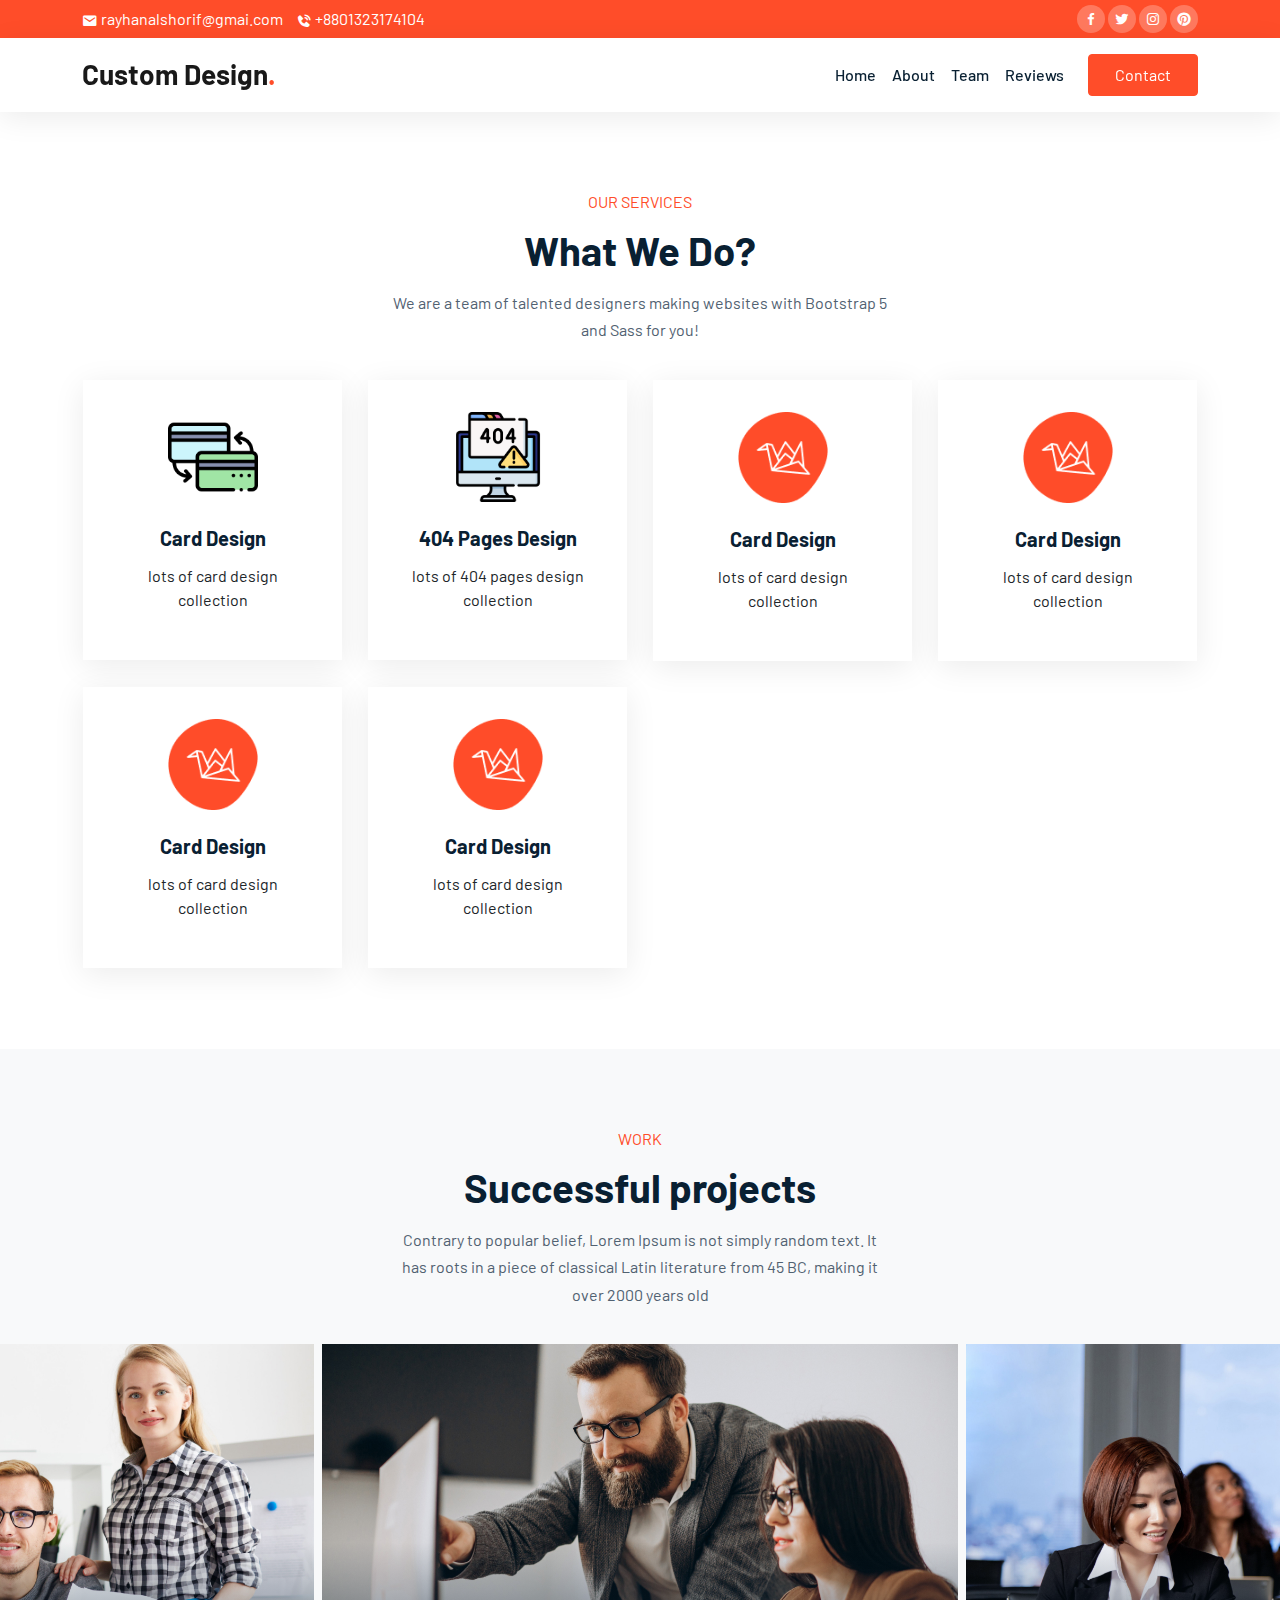
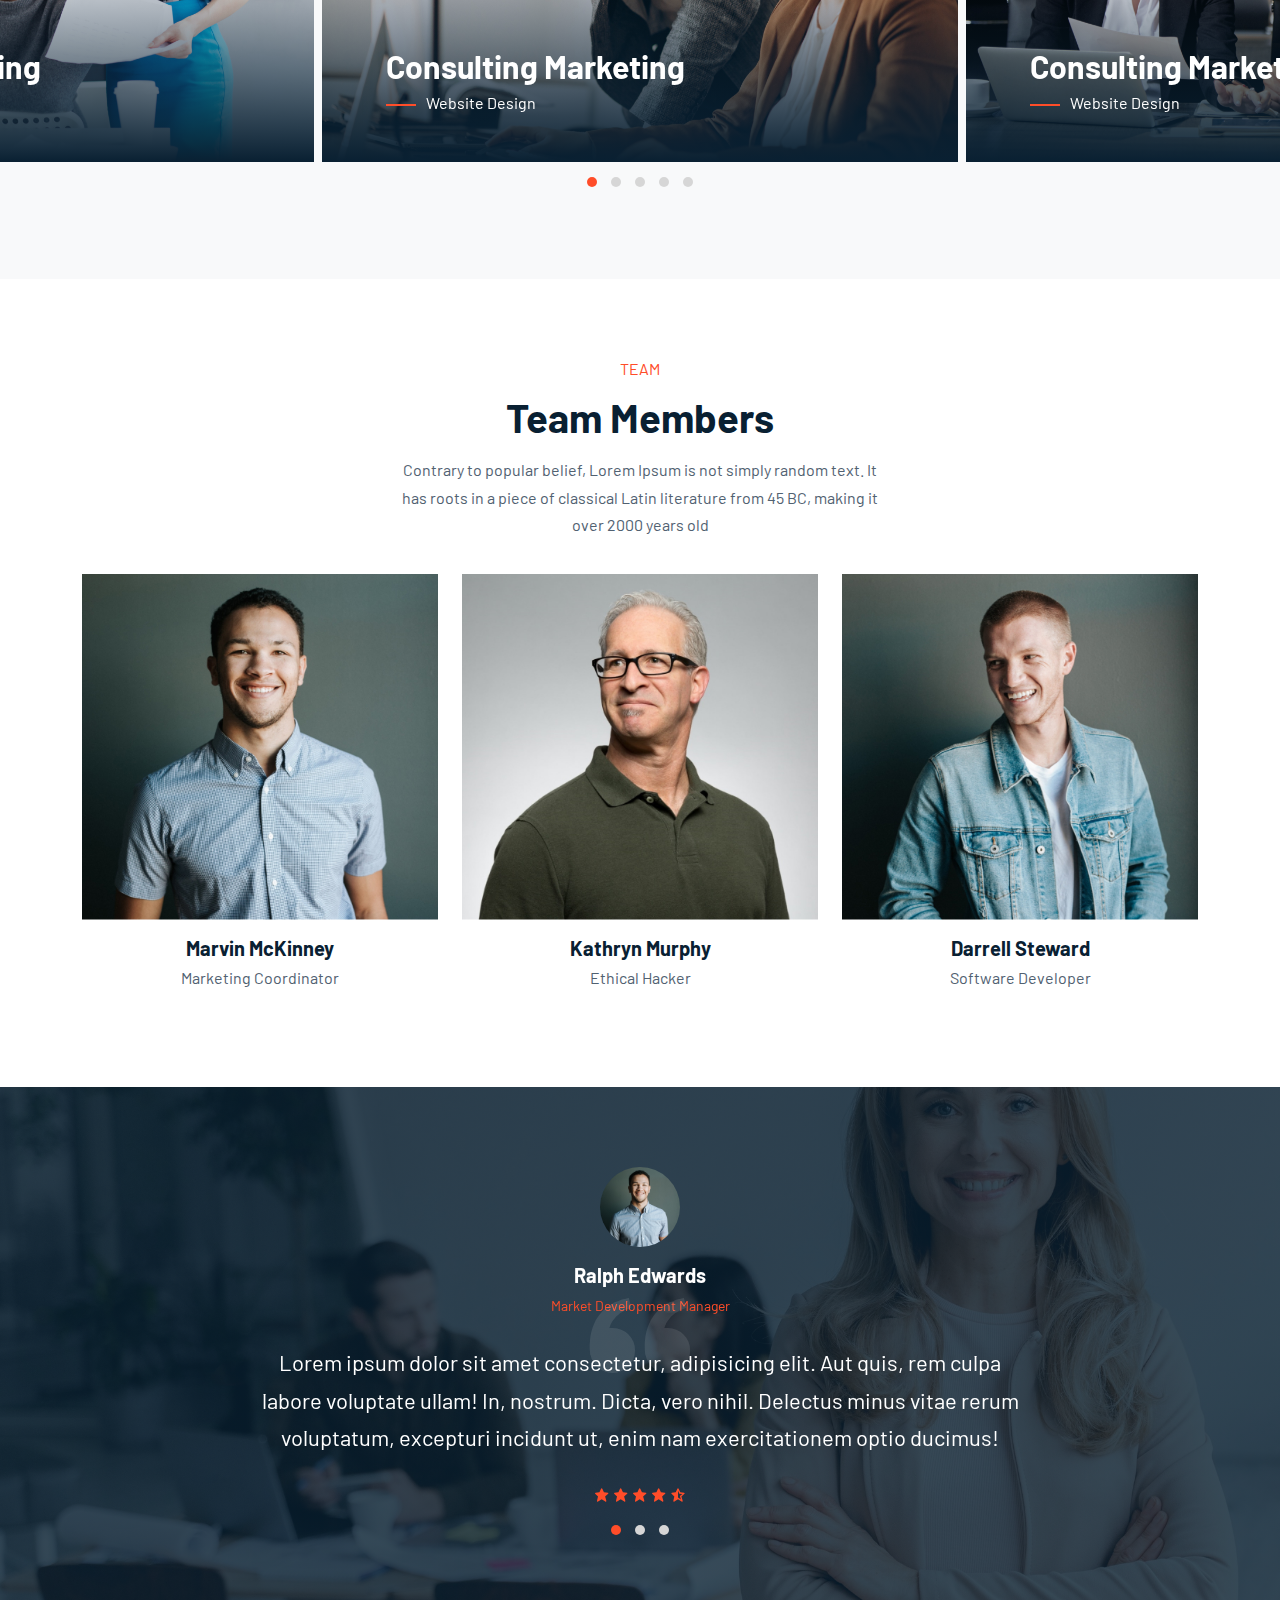
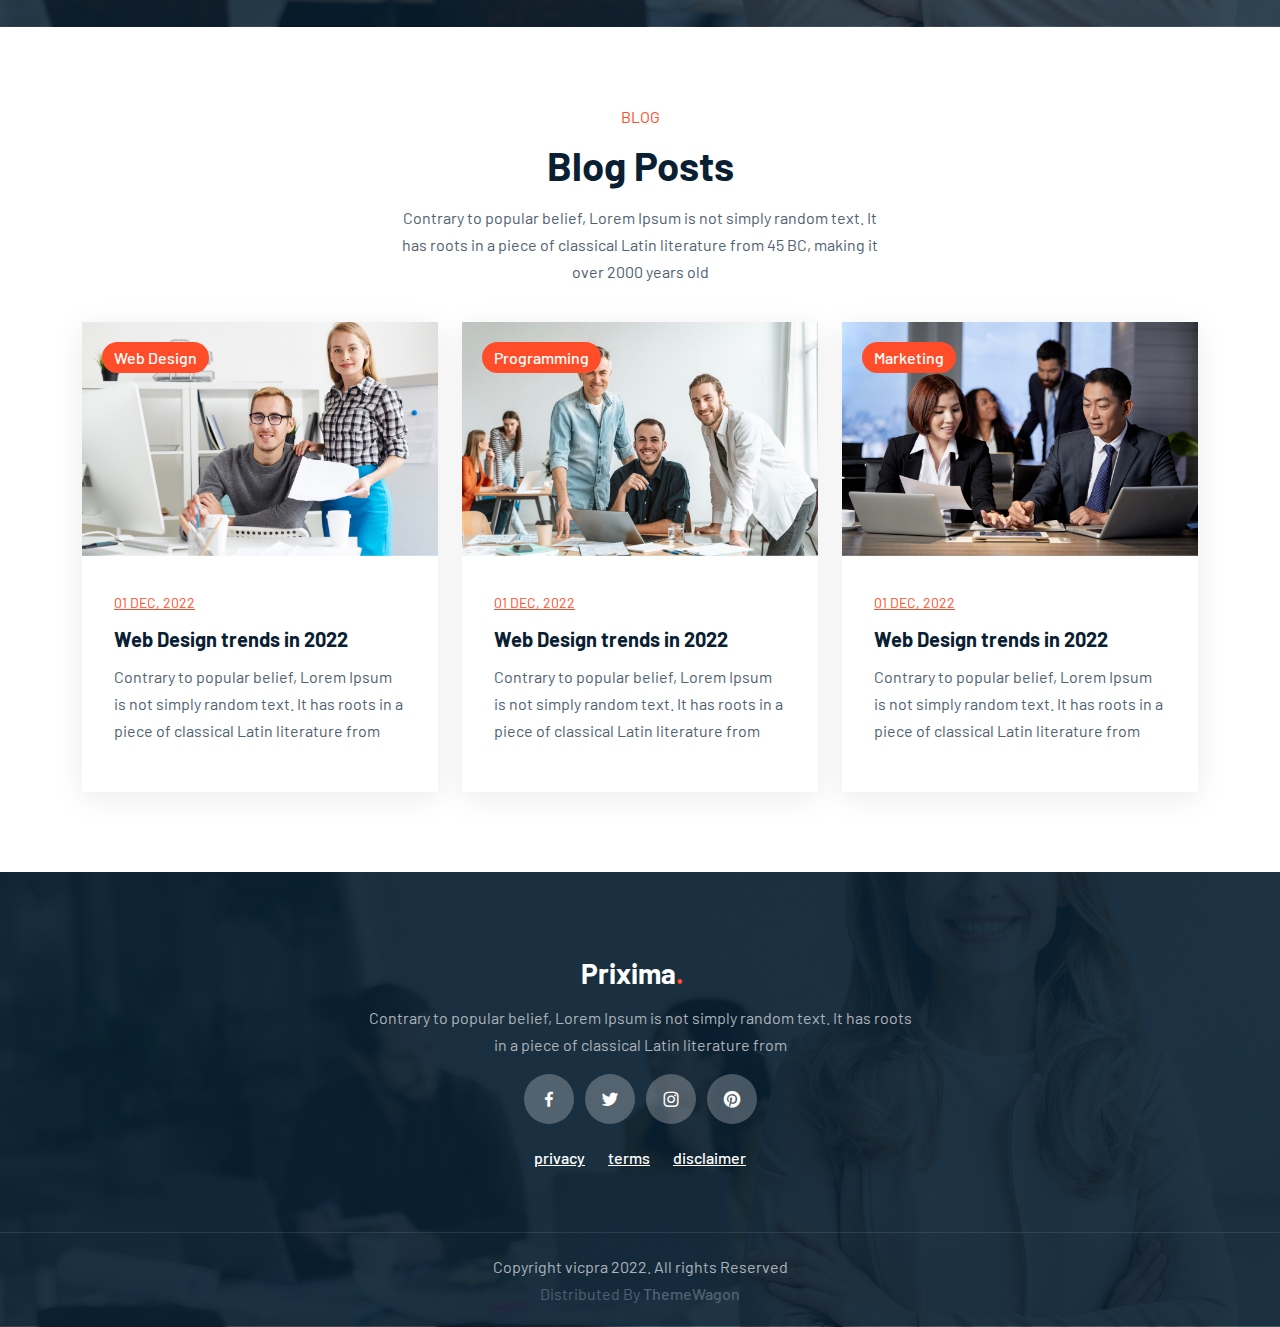
<file: index.html>
<!doctype html>
<html lang="en">

<head>
    <!-- Required meta tags -->
    <meta charset="utf-8">
    <meta name="viewport" content="width=device-width, initial-scale=1">
    <link rel="icon" type="image/x-icon" href="favicon.ico">

    <!-- Bootstrap CSS -->
    <link rel="stylesheet" href="css/bootstrap.min.css">
    <link rel="stylesheet" href="css/owl.carousel.min.css">
    <link rel="stylesheet" href="css/owl.theme.default.min.css">
    <link href='https://unpkg.com/boxicons@2.1.1/css/boxicons.min.css' rel='stylesheet'>
    <link rel="stylesheet" href="css/style.css">

    <title>Welcome to Custom Design Elements</title>
</head>

<body data-bs-spy="scroll" data-bs-target=".navbar" data-bs-offset="70">


    <!-- TOP NAV -->
    <div class="top-nav" id="home">
        <div class="container">
            <div class="row justify-content-between">
                <div class="col-auto">
                    <p> <i class='bx bxs-envelope'></i> rayhanalshorif@gmai.com</p>
                    <p> <i class='bx bxs-phone-call'></i> +8801323174104</p>
                </div>
                <div class="col-auto social-icons">
                    <a href="#"><i class='bx bxl-facebook'></i></a>
                    <a href="#"><i class='bx bxl-twitter'></i></a>
                    <a href="#"><i class='bx bxl-instagram'></i></a>
                    <a href="#"><i class='bx bxl-pinterest'></i></a>
                </div>
            </div>
        </div>
    </div>

    <!-- BOTTOM NAV -->
    <nav class="navbar navbar-expand-lg navbar-light bg-white sticky-top">
        <div class="container">
            <a class="navbar-brand" href="/">Custom Design<span class="dot">.</span></a>
            <button class="navbar-toggler" type="button" data-bs-toggle="collapse" data-bs-target="#navbarNav"
                aria-controls="navbarNav" aria-expanded="false" aria-label="Toggle navigation">
                <span class="navbar-toggler-icon"></span>
            </button>
            <div class="collapse navbar-collapse" id="navbarNav">
                <ul class="navbar-nav ms-auto">
                    <li class="nav-item">
                        <a class="nav-link" href="/">Home</a>
                    </li>
                    <li class="nav-item">
                        <a class="nav-link" href="#about">About</a>
                    </li>
                    <li class="nav-item">
                        <a class="nav-link" href="#team">Team</a>
                    </li>
                    <li class="nav-item">
                        <a class="nav-link" href="#reviews">Reviews</a>
                    </li>
                </ul>
                <a href="#" data-bs-toggle="modal" data-bs-target="#exampleModal"
                    class="btn btn-brand ms-lg-3">Contact</a>
            </div>
        </div>
    </nav>


    <section id="services" class="text-center">
        <div class="container">
            <div class="row">
                <div class="col-12">
                    <div class="intro">
                        <h6>Our Services</h6>
                        <h1>What We Do?</h1>
                        <p class="mx-auto">
                            We are a team of talented designers making websites with Bootstrap 5 and Sass for you!
                        </p>
                    </div>
                </div>
            </div>
            <div class="row g-4">
                <div class="col-lg-3 col-md-6">
                    <a href="card.html" class="btn p-0 m-0">
                        <div class="service">
                            <i class="fa-solid fa-cards-blank"></i>
                            <img src="img/card.png" alt="">
                            <h5>Card Design</h5>
                            <p>lots of card design collection</p>
                        </div>
                    </a>
                </div>
                <div class="col-lg-3 col-md-6">
                    <a href="errors/404/index.html" class="btn p-0 m-0">
                        <div class="service">
                            <img src="img/404.png" alt="">
                            <h5>404 Pages Design</h5>
                            <p>lots of 404 pages design collection</p>
                        </div>
                    </a>
                </div>
                <div class="col-lg-3 col-md-6">
                    <a href="" class="btn p-0 m-0">
                        <div class="service">
                            <img src="img/icon1.png" alt="">
                            <h5>Card Design</h5>
                            <p>lots of card design collection</p>
                        </div>
                    </a>
                </div>
                <div class="col-lg-3 col-md-6">
                    <a href="" class="btn p-0 m-0">
                        <div class="service">
                            <img src="img/icon1.png" alt="">
                            <h5>Card Design</h5>
                            <p>lots of card design collection</p>
                        </div>
                    </a>
                </div>
                <div class="col-lg-3 col-md-6">
                    <a href="" class="btn p-0 m-0">
                        <div class="service">
                            <img src="img/icon1.png" alt="">
                            <h5>Card Design</h5>
                            <p>lots of card design collection</p>
                        </div>
                    </a>
                </div>
                <div class="col-lg-3 col-md-6">
                    <a href="" class="btn p-0 m-0">
                        <div class="service">
                            <img src="img/icon1.png" alt="">
                            <h5>Card Design</h5>
                            <p>lots of card design collection</p>
                        </div>
                    </a>
                </div>
            </div>
        </div>
    </section>

    <section class="bg-light" id="portfolio">
        <div class="container">
            <div class="row">
                <div class="col-12">
                    <div class="intro">
                        <h6>Work</h6>
                        <h1>Successful projects</h1>
                        <p class="mx-auto">Contrary to popular belief, Lorem Ipsum is not simply random text. It has
                            roots in a piece of classical Latin literature from 45 BC, making it over 2000 years old</p>
                    </div>
                </div>
            </div>
        </div>
        <div id="projects-slider" class="owl-theme owl-carousel">
            <div class="project">
                <div class="overlay"></div>
                <img src="img/project1.jpg" alt="">
                <div class="content">
                    <h2>Consulting Marketing</h2>
                    <h6>Website Design</h6>
                </div>
            </div>
            <div class="project">
                <div class="overlay"></div>
                <img src="img/project2.jpg" alt="">
                <div class="content">
                    <h2>Consulting Marketing</h2>
                    <h6>Website Design</h6>
                </div>
            </div>
            <div class="project">
                <div class="overlay"></div>
                <img src="img/project3.jpg" alt="">
                <div class="content">
                    <h2>Consulting Marketing</h2>
                    <h6>Website Design</h6>
                </div>
            </div>
            <div class="project">
                <div class="overlay"></div>
                <img src="img/project4.jpg" alt="">
                <div class="content">
                    <h2>Consulting Marketing</h2>
                    <h6>Website Design</h6>
                </div>
            </div>
            <div class="project">
                <div class="overlay"></div>
                <img src="img/project5.jpg" alt="">
                <div class="content">
                    <h2>Consulting Marketing</h2>
                    <h6>Website Design</h6>
                </div>
            </div>
        </div>
    </section>

    <section id="team">
        <div class="container">
            <div class="row">
                <div class="col-12">
                    <div class="intro">
                        <h6>Team</h6>
                        <h1>Team Members</h1>
                        <p class="mx-auto">Contrary to popular belief, Lorem Ipsum is not simply random text. It has
                            roots in a piece of classical Latin literature from 45 BC, making it over 2000 years old</p>
                    </div>
                </div>
            </div>
            <div class="row justify-content-center">
                <div class="col-lg-4 col-md-8">
                    <div class="team-member">
                        <div class="image">
                            <img src="img/team_1.jpg" alt="">
                            <div class="social-icons">
                                <a href="#"><i class='bx bxl-facebook'></i></a>
                                <a href="#"><i class='bx bxl-twitter'></i></a>
                                <a href="#"><i class='bx bxl-instagram'></i></a>
                                <a href="#"><i class='bx bxl-pinterest'></i></a>
                            </div>
                            <div class="overlay"></div>
                        </div>

                        <h5>Marvin McKinney</h5>
                        <p>Marketing Coordinator</p>
                    </div>
                </div>
                <div class="col-lg-4 col-md-8">
                    <div class="team-member">
                        <div class="image">
                            <img src="img/team_2.jpg" alt="">
                            <div class="social-icons">
                                <a href="#"><i class='bx bxl-facebook'></i></a>
                                <a href="#"><i class='bx bxl-twitter'></i></a>
                                <a href="#"><i class='bx bxl-instagram'></i></a>
                                <a href="#"><i class='bx bxl-pinterest'></i></a>
                            </div>
                            <div class="overlay"></div>
                        </div>

                        <h5>Kathryn Murphy</h5>
                        <p>Ethical Hacker</p>
                    </div>
                </div>
                <div class="col-lg-4 col-md-8">
                    <div class="team-member">
                        <div class="image">
                            <img src="img/team_3.jpg" alt="">
                            <div class="social-icons">
                                <a href="#"><i class='bx bxl-facebook'></i></a>
                                <a href="#"><i class='bx bxl-twitter'></i></a>
                                <a href="#"><i class='bx bxl-instagram'></i></a>
                                <a href="#"><i class='bx bxl-pinterest'></i></a>
                            </div>
                            <div class="overlay"></div>
                        </div>

                        <h5>Darrell Steward</h5>
                        <p>Software Developer</p>
                    </div>
                </div>
            </div>
        </div>
    </section>

    <section class="bg-light" id="reviews">

        <div class="owl-theme owl-carousel reviews-slider container">
            <div class="review">
                <div class="person">
                    <img src="img/team_1.jpg" alt="">
                    <h5>Ralph Edwards</h5>
                    <small>Market Development Manager</small>
                </div>
                <h3>Lorem ipsum dolor sit amet consectetur, adipisicing elit. Aut quis, rem culpa labore voluptate
                    ullam! In, nostrum. Dicta, vero nihil. Delectus minus vitae rerum voluptatum, excepturi incidunt ut,
                    enim nam exercitationem optio ducimus!</h3>
                <div class="stars">
                    <i class='bx bxs-star'></i>
                    <i class='bx bxs-star'></i>
                    <i class='bx bxs-star'></i>
                    <i class='bx bxs-star'></i>
                    <i class="bx bxs-star-half"></i>
                </div>
                <i class='bx bxs-quote-alt-left'></i>
            </div>
            <div class="review">
                <div class="person">
                    <img src="img/team_2.jpg" alt="">
                    <h5>Ralph Edwards</h5>
                    <small>Market Development Manager</small>
                </div>
                <h3>Lorem ipsum dolor sit amet consectetur, adipisicing elit. Aut quis, rem culpa labore voluptate
                    ullam! In, nostrum. Dicta, vero nihil. Delectus minus vitae rerum voluptatum, excepturi incidunt ut,
                    enim nam exercitationem optio ducimus!</h3>
                <div class="stars">
                    <i class='bx bxs-star'></i>
                    <i class='bx bxs-star'></i>
                    <i class='bx bxs-star'></i>
                    <i class='bx bxs-star'></i>
                    <i class="bx bxs-star-half"></i>
                </div>
                <i class='bx bxs-quote-alt-left'></i>
            </div>
            <div class="review">
                <div class="person">
                    <img src="img/team_3.jpg" alt="">
                    <h5>Ralph Edwards</h5>
                    <small>Market Development Manager</small>
                </div>
                <h3>Lorem ipsum dolor sit amet consectetur, adipisicing elit. Aut quis, rem culpa labore voluptate
                    ullam! In, nostrum. Dicta, vero nihil. Delectus minus vitae rerum voluptatum, excepturi incidunt ut,
                    enim nam exercitationem optio ducimus!</h3>
                <div class="stars">
                    <i class='bx bxs-star'></i>
                    <i class='bx bxs-star'></i>
                    <i class='bx bxs-star'></i>
                    <i class='bx bxs-star'></i>
                    <i class="bx bxs-star-half"></i>
                </div>
                <i class='bx bxs-quote-alt-left'></i>
            </div>
        </div>
    </section>

    <section id="blog">
        <div class="container">
            <div class="row">
                <div class="col-12">
                    <div class="intro">
                        <h6>Blog</h6>
                        <h1>Blog Posts</h1>
                        <p class="mx-auto">Contrary to popular belief, Lorem Ipsum is not simply random text. It has
                            roots in a piece of classical Latin literature from 45 BC, making it over 2000 years old</p>
                    </div>
                </div>
            </div>
            <div class="row">
                <div class="col-md-4">
                    <article class="blog-post">
                        <img src="img/project5.jpg" alt="">
                        <a href="#" class="tag">Web Design</a>
                        <div class="content">
                            <small>01 Dec, 2022</small>
                            <h5>Web Design trends in 2022</h5>
                            <p>Contrary to popular belief, Lorem Ipsum is not simply random text. It has roots in a
                                piece of classical Latin literature from</p>
                        </div>
                    </article>
                </div>
                <div class="col-md-4">
                    <article class="blog-post">
                        <img src="img/project4.jpg" alt="">
                        <a href="#" class="tag">Programming</a>
                        <div class="content">
                            <small>01 Dec, 2022</small>
                            <h5>Web Design trends in 2022</h5>
                            <p>Contrary to popular belief, Lorem Ipsum is not simply random text. It has roots in a
                                piece of classical Latin literature from</p>
                        </div>
                    </article>
                </div>
                <div class="col-md-4">
                    <article class="blog-post">
                        <img src="img/project2.jpg" alt="">
                        <a href="#" class="tag">Marketing</a>
                        <div class="content">
                            <small>01 Dec, 2022</small>
                            <h5>Web Design trends in 2022</h5>
                            <p>Contrary to popular belief, Lorem Ipsum is not simply random text. It has roots in a
                                piece of classical Latin literature from</p>
                        </div>
                    </article>
                </div>
            </div>
        </div>
    </section>

    <footer>
        <div class="footer-top text-center">
            <div class="container">
                <div class="row justify-content-center">
                    <div class="col-lg-6 text-center">
                        <h4 class="navbar-brand">Prixima<span class="dot">.</span></h4>
                        <p>Contrary to popular belief, Lorem Ipsum is not simply random text. It has roots in a piece of
                            classical Latin literature from</p>
                        <div class="col-auto social-icons">
                            <a href="#"><i class='bx bxl-facebook'></i></a>
                            <a href="#"><i class='bx bxl-twitter'></i></a>
                            <a href="#"><i class='bx bxl-instagram'></i></a>
                            <a href="#"><i class='bx bxl-pinterest'></i></a>
                        </div>
                        <div class="col-auto conditions-section">
                            <a href="#">privacy</a>
                            <a href="#">terms</a>
                            <a href="#">disclaimer</i></a>
                        </div>
                    </div>
                </div>
            </div>
        </div>
        <div class="footer-bottom text-center">
            <p class="mb-0">Copyright vicpra 2022. All rights Reserved</p> Distributed By <a
                hrefs="https://themewagon.com">ThemeWagon</a>
        </div>
    </footer>


    <!-- Modal -->
    <div class="modal fade" id="exampleModal" tabindex="-1" aria-labelledby="exampleModalLabel" aria-hidden="true">
        <div class="modal-dialog modal-dialog-centered modal-xl">
            <div class="modal-content">
                <div class="modal-body p-0">
                    <div class="container-fluid">
                        <div class="row gy-4">
                            <div class="col-lg-4 col-sm-12 bg-cover"
                                style="background-image: url(img/c2.jpg); min-height:300px;">
                                <div>

                                </div>
                            </div>
                            <div class="col-lg-8">
                                <form class="p-lg-5 col-12 row g-3">
                                    <div>
                                        <h1>Get in touch</h1>
                                        <p>Fell free to contact us and we will get back to you as soon as possible</p>
                                    </div>
                                    <div class="col-lg-6">
                                        <label for="userName" class="form-label">First name</label>
                                        <input type="text" class="form-control" placeholder="Jon" id="userName"
                                            aria-describedby="emailHelp">
                                    </div>
                                    <div class="col-lg-6">
                                        <label for="userName" class="form-label">Last name</label>
                                        <input type="text" class="form-control" placeholder="Doe" id="userName"
                                            aria-describedby="emailHelp">
                                    </div>
                                    <div class="col-12">
                                        <label for="userName" class="form-label">Email address</label>
                                        <input type="email" class="form-control" placeholder="Johndoe@example.com"
                                            id="userName" aria-describedby="emailHelp">
                                    </div>
                                    <div class="col-12">
                                        <label for="exampleInputEmail1" class="form-label">Enter Message</label>
                                        <textarea name="" placeholder="This is looking great and nice."
                                            class="form-control" id="" rows="4"></textarea>
                                    </div>

                                    <div class="col-12">
                                        <button type="submit" class="btn btn-brand">Send Message</button>
                                    </div>
                                </form>
                            </div>
                        </div>
                    </div>
                </div>

            </div>
        </div>
    </div>









    <script src="js/jquery.min.js"></script>
    <script src="js/bootstrap.bundle.min.js"></script>
    <script src="js/owl.carousel.min.js"></script>
    <script src="js/app.js"></script>
    <script src="js/redirect.js"></script>





</body>

</html>
</file>
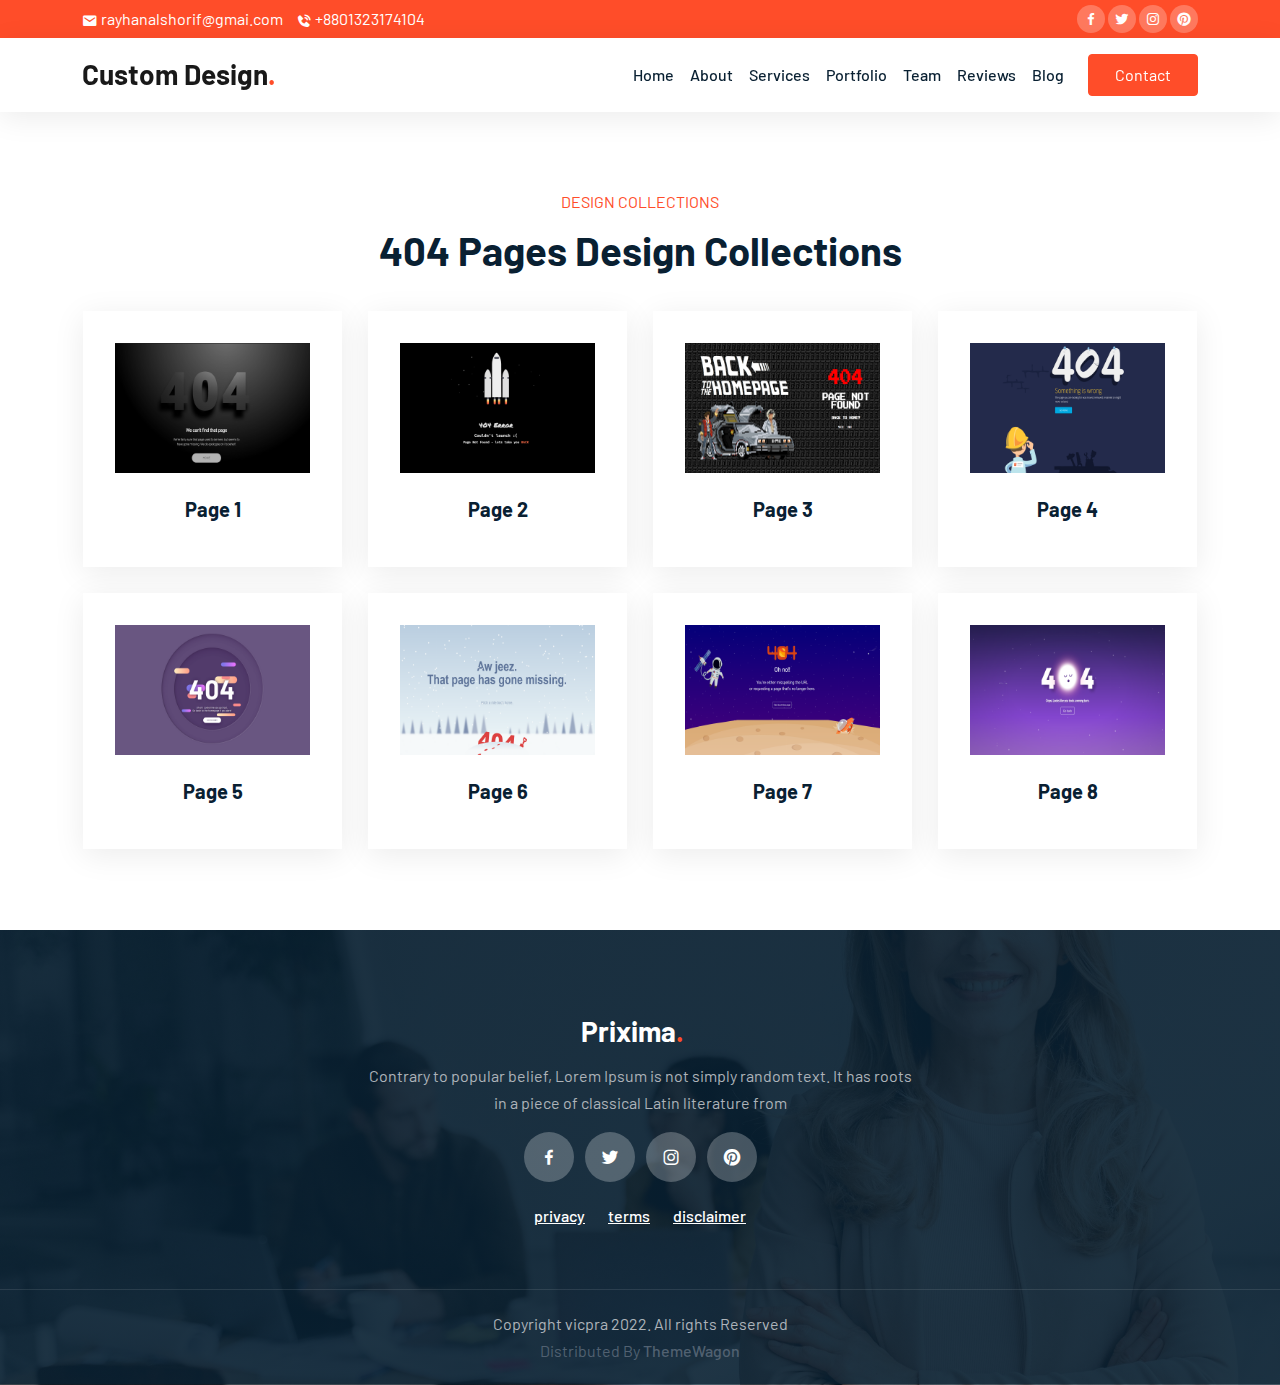
<file: errors/404/index.html>
<!doctype html>
<html lang="en">

<head>
    <!-- Required meta tags -->
    <meta charset="utf-8">
    <meta name="viewport" content="width=device-width, initial-scale=1">
    <link rel="icon" type="image/x-icon" href="favicon.ico">

    <!-- Bootstrap CSS -->
    <link rel="stylesheet" href="../../css/bootstrap.min.css">
    <link href='https://unpkg.com/boxicons@2.1.1/css/boxicons.min.css' rel='stylesheet'>
    <link rel="stylesheet" href="../../css/style.css">
    <link rel="stylesheet" href="../../css/card.min.css">


    <title>Custom Design || 404 Pages</title>
</head>

<body data-bs-spy="scroll" data-bs-target=".navbar" data-bs-offset="70">


    <!-- TOP NAV -->
    <div class="top-nav" id="home">
        <div class="container">
            <div class="row justify-content-between">
                <div class="col-auto">
                    <p> <i class='bx bxs-envelope'></i> rayhanalshorif@gmai.com</p>
                    <p> <i class='bx bxs-phone-call'></i> +8801323174104</p>
                </div>
                <div class="col-auto social-icons">
                    <a href="#"><i class='bx bxl-facebook'></i></a>
                    <a href="#"><i class='bx bxl-twitter'></i></a>
                    <a href="#"><i class='bx bxl-instagram'></i></a>
                    <a href="#"><i class='bx bxl-pinterest'></i></a>
                </div>
            </div>
        </div>
    </div>

    <!-- BOTTOM NAV -->
    <nav class="navbar navbar-expand-lg navbar-light bg-white sticky-top">
        <div class="container">
            <a class="navbar-brand" href="/">Custom Design<span class="dot">.</span></a>
            <button class="navbar-toggler" type="button" data-bs-toggle="collapse" data-bs-target="#navbarNav"
                aria-controls="navbarNav" aria-expanded="false" aria-label="Toggle navigation">
                <span class="navbar-toggler-icon"></span>
            </button>
            <div class="collapse navbar-collapse" id="navbarNav">
                <ul class="navbar-nav ms-auto">
                    <li class="nav-item">
                        <a class="nav-link" href="/">Home</a>
                    </li>
                    <li class="nav-item">
                        <a class="nav-link" href="#about">About</a>
                    </li>
                    <li class="nav-item">
                        <a class="nav-link" href="#services">Services</a>
                    </li>
                    <li class="nav-item">
                        <a class="nav-link" href="#portfolio">Portfolio</a>
                    </li>
                    <li class="nav-item">
                        <a class="nav-link" href="#team">Team</a>
                    </li>
                    <li class="nav-item">
                        <a class="nav-link" href="#reviews">Reviews</a>
                    </li>
                    <li class="nav-item">
                        <a class="nav-link" href="#blog">Blog</a>
                    </li>
                </ul>
                <a href="#" data-bs-toggle="modal" data-bs-target="#exampleModal"
                    class="btn btn-brand ms-lg-3">Contact</a>
            </div>
        </div>
    </nav>


    <section id="services" class="text-center">
        <div class="container">
            <div class="row">
                <div class="col-12">
                    <div class="intro">
                        <h6>Design Collections</h6>
                        <h1>404 Pages Design Collections</h1>
                    </div>
                </div>
            </div>
            <div class="row g-4">
                <div class="col-lg-3 col-md-6">
                    <a href="./page-1.html" class="btn p-0 m-0" target="_blank">
                        <div class="service">
                            <img src="../images/page-1.png" alt="" class="w-100">
                            <h5>Page 1</h5>
                        </div>
                    </a>
                </div>
                <div class="col-lg-3 col-md-6">
                    <a href="./page-2.html" class="btn p-0 m-0" target="_blank">
                        <div class="service">
                            <img src="../images/page-2.png" alt="" class="w-100">
                            <h5>Page 2</h5>
                        </div>
                    </a>
                </div>
                <div class="col-lg-3 col-md-6">
                    <a href="./page-3.html" class="btn p-0 m-0" target="_blank">
                        <div class="service">
                            <img src="../images/page-3.png" alt="" class="w-100">
                            <h5>Page 3</h5>
                        </div>
                    </a>
                </div>
                <div class="col-lg-3 col-md-6">
                    <a href="./page-4.html" class="btn p-0 m-0" target="_blank">
                        <div class="service">
                            <img src="../images/page-4.png" alt="" class="w-100">
                            <h5>Page 4</h5>
                        </div>
                    </a>
                </div>
                <div class="col-lg-3 col-md-6">
                    <a href="./page-5.html" class="btn p-0 m-0" target="_blank">
                        <div class="service">
                            <img src="../images/page-5.png" alt="" class="w-100">
                            <h5>Page 5</h5>
                        </div>
                    </a>
                </div>
                <div class="col-lg-3 col-md-6">
                    <a href="./page-6.html" class="btn p-0 m-0" target="_blank">
                        <div class="service">
                            <img src="../images/page-6.png" alt="" class="w-100">
                            <h5>Page 6</h5>
                        </div>
                    </a>
                </div>
                <div class="col-lg-3 col-md-6">
                    <a href="./page-7.html" class="btn p-0 m-0" target="_blank">
                        <div class="service">
                            <img src="../images/page-7.png" alt="" class="w-100">
                            <h5>Page 7</h5>
                        </div>
                    </a>
                </div>
                <div class="col-lg-3 col-md-6">
                    <a href="./page-8.html" class="btn p-0 m-0" target="_blank">
                        <div class="service">
                            <img src="../images/page-8.png" alt="" class="w-100">
                            <h5>Page 8</h5>
                        </div>
                    </a>
                </div>
            </div>
        </div>
    </section>



    <footer>
        <div class="footer-top text-center">
            <div class="container">
                <div class="row justify-content-center">
                    <div class="col-lg-6 text-center">
                        <h4 class="navbar-brand">Prixima<span class="dot">.</span></h4>
                        <p>Contrary to popular belief, Lorem Ipsum is not simply random text. It has roots in a piece of
                            classical Latin literature from</p>
                        <div class="col-auto social-icons">
                            <a href="#"><i class='bx bxl-facebook'></i></a>
                            <a href="#"><i class='bx bxl-twitter'></i></a>
                            <a href="#"><i class='bx bxl-instagram'></i></a>
                            <a href="#"><i class='bx bxl-pinterest'></i></a>
                        </div>
                        <div class="col-auto conditions-section">
                            <a href="#">privacy</a>
                            <a href="#">terms</a>
                            <a href="#">disclaimer</i></a>
                        </div>
                    </div>
                </div>
            </div>
        </div>
        <div class="footer-bottom text-center">
            <p class="mb-0">Copyright vicpra 2022. All rights Reserved</p> Distributed By <a
                hrefs="https://themewagon.com">ThemeWagon</a>
        </div>
    </footer>










    <script src="../../js/jquery.min.js"></script>
    <script src="../../js/bootstrap.bundle.min.js"></script>
    <script src="../../js/owl.carousel.min.js"></script>
    <script src="../../js/app.js"></script>
     <script src="../../js/redirect.js"></script>
</body>

</html>
</file>
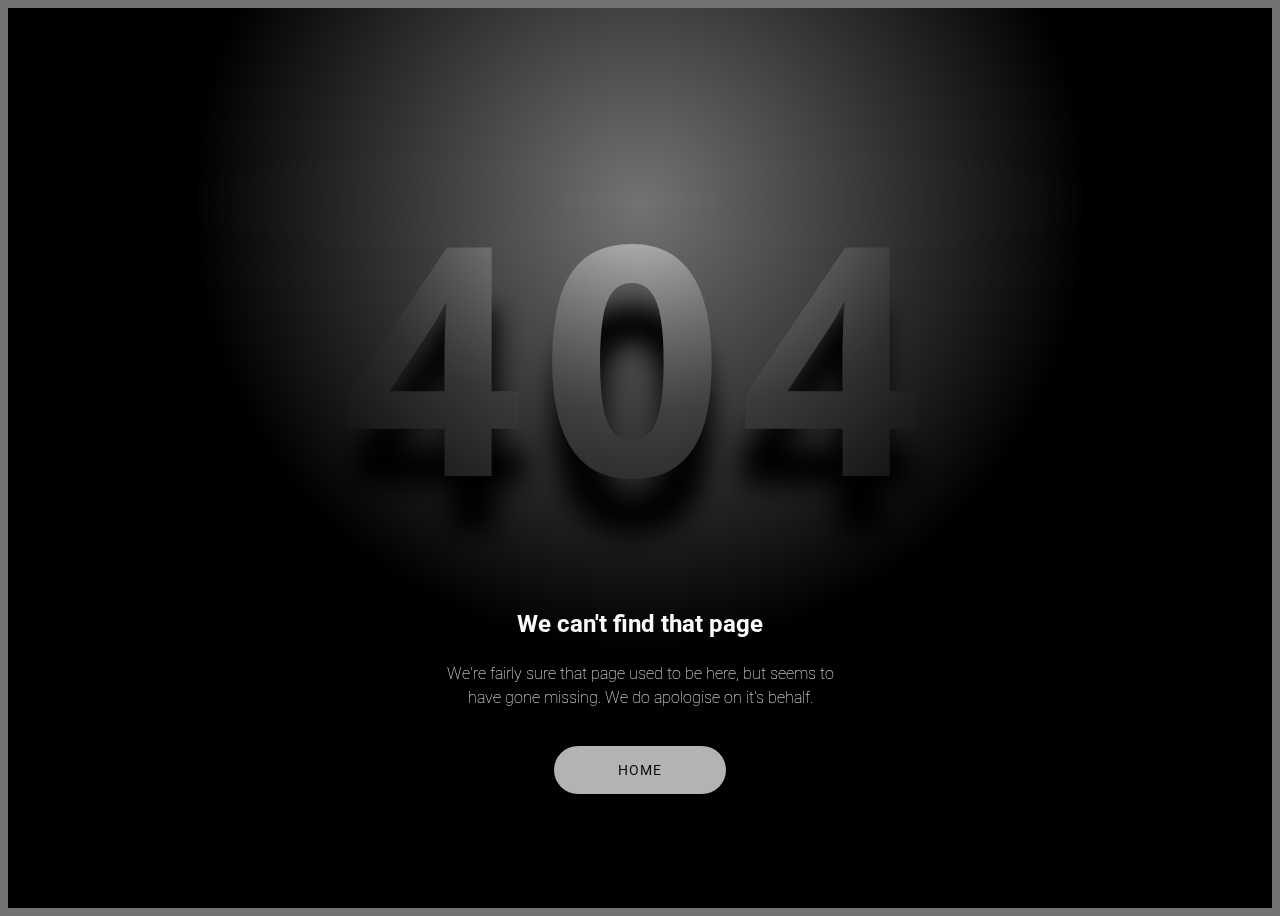
<file: errors/404/page-1.html>
<!DOCTYPE html>
<html lang="en">
<head>
  <meta charset="UTF-8">
  <meta http-equiv="X-UA-Compatible" content="IE=edge">
  <meta name="viewport" content="width=device-width, initial-scale=1.0">
  <title>Page Not Found</title>
  <style>
  @import url("https://fonts.googleapis.com/css2?family=Open+Sans:wght@800&family=Roboto:wght@100;300&display=swap");

* {
  box-sizing: border-box;
  transform-style: preserve-3d;
}
@property --swing-x {
  initial-value: 0;
  inherits: false;
  syntax: '<integer>';
}
@property --swing-y {
  initial-value: 0;
  inherits: false;
  syntax: '<integer>';
}
.page-1 {
  min-height: 100vh;
  display: flex;
  font-family: 'Roboto', sans-serif;
  flex-direction: column;
  align-items: center;
  justify-content: center;
  background: var(--bg);
  color: var(--color);
  perspective: 1200px;
    --button: #b3b3b3;
  --button-color: #0a0a0a;
  --shadow: #000;
  --bg: #737373;
  --header: #7a7a7a;
  --color: #fafafa;
  --lit-header: #e6e6e6;
  --speed: 2s;
}
a {
  text-transform: uppercase;
  text-decoration: none;
  background: var(--button);
  color: var(--button-color);
  padding: 1rem 4rem;
  border-radius: 4rem;
  font-size: 0.875rem;
  letter-spacing: 0.05rem;
}
p {
  font-weight: 100;
}
h1 {
  animation: swing var(--speed) infinite alternate ease-in-out;
  font-size: clamp(5rem, 40vmin, 20rem);
  font-family: 'Open Sans', sans-serif;
  margin: 0;
  margin-bottom: 1rem;
  letter-spacing: 1rem;
  transform: translate3d(0, 0, 0vmin);
  --x: calc(50% + (var(--swing-x) * 0.5) * 1%);
  background: radial-gradient(var(--lit-header), var(--header) 45%) var(--x) 100%/200% 200%;
  -webkit-background-clip: text;
  color: transparent;
}
h1:after {
  animation: swing var(--speed) infinite alternate ease-in-out;
  content: "404";
  position: absolute;
  top: 0;
  left: 0;
  color: var(--shadow);
  filter: blur(1.5vmin);
  transform: scale(1.05) translate3d(0, 12%, -10vmin) translate(calc((var(--swing-x, 0) * 0.05) * 1%), calc((var(--swing-y) * 0.05) * 1%));
}
.cloak {
  animation: swing var(--speed) infinite alternate-reverse ease-in-out;
  height: 100%;
  width: 100%;
  transform-origin: 50% 30%;
  transform: rotate(calc(var(--swing-x) * -0.25deg));
  background: radial-gradient(40% 40% at 50% 42%, transparent, #000 35%);
}
.cloak__wrapper {
  position: fixed;
  top: 0;
  left: 0;
  bottom: 0;
  right: 0;
  overflow: hidden;
}
.cloak__container {
  height: 250vmax;
  width: 250vmax;
  position: absolute;
  top: 50%;
  left: 50%;
  transform: translate(-50%, -50%);
}
.info {
  text-align: center;
  line-height: 1.5;
  max-width: clamp(16rem, 90vmin, 25rem);
}
.info > p {
  margin-bottom: 3rem;
}
@-moz-keyframes swing {
  0% {
    --swing-x: -100;
    --swing-y: -100;
  }
  50% {
    --swing-y: 0;
  }
  100% {
    --swing-y: -100;
    --swing-x: 100;
  }
}
@-webkit-keyframes swing {
  0% {
    --swing-x: -100;
    --swing-y: -100;
  }
  50% {
    --swing-y: 0;
  }
  100% {
    --swing-y: -100;
    --swing-x: 100;
  }
}
@-o-keyframes swing {
  0% {
    --swing-x: -100;
    --swing-y: -100;
  }
  50% {
    --swing-y: 0;
  }
  100% {
    --swing-y: -100;
    --swing-x: 100;
  }
}
@keyframes swing {
  0% {
    --swing-x: -100;
    --swing-y: -100;
  }
  50% {
    --swing-y: 0;
  }
  100% {
    --swing-y: -100;
    --swing-x: 100;
  }
}
</style>
</head>
<body class="page-1">
  <h1>404</h1>
  <div class="cloak__wrapper">
    <div class="cloak__container">
      <div class="cloak"></div>
    </div>
  </div>
  <div class="info">
    <h2>We can't find that page</h2>
    <p>We're fairly sure that page used to be here, but seems to have gone missing. We do apologise on it's behalf.</p>
    <a href="/" target="_blank" rel="noreferrer noopener">Home</a>
  </div>
</body>
</html>
</file>
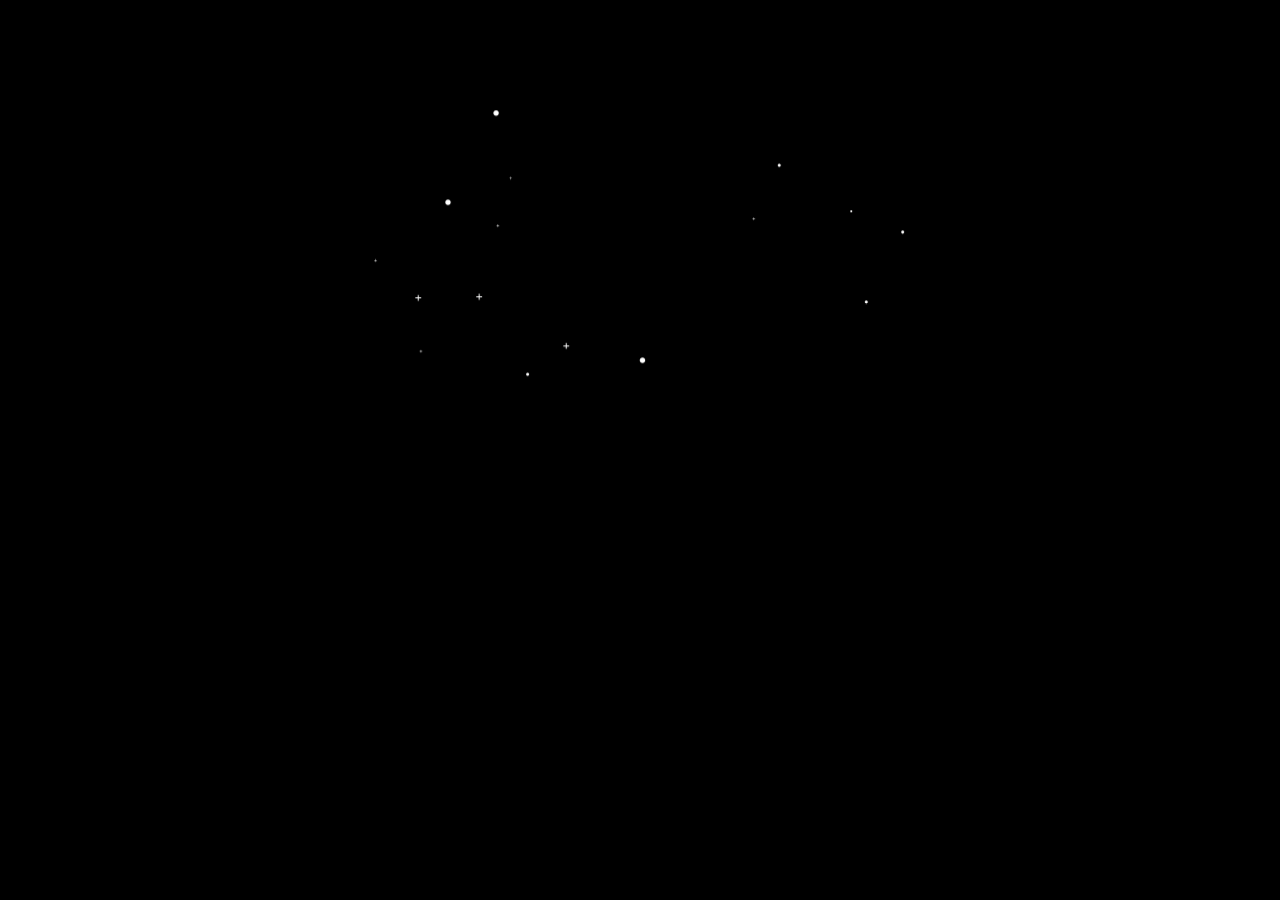
<file: errors/404/page-2.html>
<!DOCTYPE html>
<html lang="en">
<head>
  <meta charset="UTF-8">
  <meta http-equiv="X-UA-Compatible" content="IE=edge">
  <meta name="viewport" content="width=device-width, initial-scale=1.0">
  <title>Page Not Found</title>
  <style>
    @import url('https://fonts.googleapis.com/css2?family=Permanent+Marker&family=Fira+Mono:wght@500&display=swap');
    body{
        height: 95vh;
        background: #000000;
        text-align: center;
        color: #E0E0E0;
        font-family: 'Fira Mono', monospace;
    }
    h1{
        font-size: 2.5rem;
        font-family: 'Permanent Marker', cursive;
    }
    div{
        transform-style: preserve-3d;
    }
    svg{
        width: clamp(300px , 70% , 600px);
        height: 500px;

    }
    #rocket{

        transform: translateY(750px);

        animation: launch 2s ease-out forwards;
    }

    @keyframes launch {
        from {
            transform: translateY(750px);
        }
        to{
            perspective: 500px;
            transform: translateY(0px); 
        }
    }
    #stars {
        animation: twinkling 2s linear ;
    }
    @keyframes twinkling {
    
        from{
            transform: scale(0);
        }
        to{
            transform: scale(1);
        }
    }
    .text{
        opacity: 0;
        animation:appear 1s ease-in forwards;
        animation-delay: 1.8s;
    }
    @keyframes appear {
        from{
            opacity: 0;
        }
        to{
            opacity: 1;
        }
    }
    a{
        color:#F66947;
        text-decoration: none;
    }
  </style>
</head>
<body>
    <div>
        <svg width="1123" height="837" viewBox="0 0 1123 837" fill="none" xmlns="http://www.w3.org/2000/svg">
            <rect width="1123" height="837" fill="black"/>
            <g id="sky" filter="url(#filter0_d)">
            <rect id="background" x="30" y="26" width="1063" height="777" rx="20" fill="black"/>
            <g id="stars">
            <path id="Vector" d="M202.12 319.2C204.937 319.2 207.22 316.917 207.22 314.1C207.22 311.283 204.937 309 202.12 309C199.303 309 197.02 311.283 197.02 314.1C197.02 316.917 199.303 319.2 202.12 319.2Z" fill="white"/>
            <path id="Vector_2" d="M566.12 615.2C568.937 615.2 571.22 612.917 571.22 610.1C571.22 607.283 568.937 605 566.12 605C563.303 605 561.02 607.283 561.02 610.1C561.02 612.917 563.303 615.2 566.12 615.2Z" fill="white"/>
            <path id="Vector_3" d="M351.12 638.95C352.694 638.95 353.97 637.674 353.97 636.1C353.97 634.526 352.694 633.25 351.12 633.25C349.546 633.25 348.27 634.526 348.27 636.1C348.27 637.674 349.546 638.95 351.12 638.95Z" fill="white"/>
            <path id="Vector_4" d="M985.11 503.99C986.684 503.99 987.96 502.714 987.96 501.14C987.96 499.566 986.684 498.29 985.11 498.29C983.536 498.29 982.26 499.566 982.26 501.14C982.26 502.714 983.536 503.99 985.11 503.99Z" fill="white"/>
            <path id="Vector_5" d="M822.11 247.99C823.684 247.99 824.96 246.714 824.96 245.14C824.96 243.566 823.684 242.29 822.11 242.29C820.536 242.29 819.26 243.566 819.26 245.14C819.26 246.714 820.536 247.99 822.11 247.99Z" fill="white"/>
            <path id="Vector_6" d="M1053.11 372.99C1054.68 372.99 1055.96 371.714 1055.96 370.14C1055.96 368.566 1054.68 367.29 1053.11 367.29C1051.54 367.29 1050.26 368.566 1050.26 370.14C1050.26 371.714 1051.54 372.99 1053.11 372.99Z" fill="white"/>
            <path id="Vector_7" d="M292.12 152.2C294.937 152.2 297.22 149.917 297.22 147.1C297.22 144.283 294.937 142 292.12 142C289.303 142 287.02 144.283 287.02 147.1C287.02 149.917 289.303 152.2 292.12 152.2Z" fill="white"/>
            <path id="Vector_8" d="M151.95 492.17H147.41V487.63H145.56V492.17H141.02V494.02H145.56V498.55H147.41V494.02H151.95V492.17Z" fill="white"/>
            <path id="Vector_9" d="M265.95 490.17H261.41V485.63H259.56V490.17H255.02V492.02H259.56V496.55H261.41V492.02H265.95V490.17Z" fill="white"/>
            <path id="Vector_10" d="M428.95 582.17H424.41V577.63H422.56V582.17H418.02V584.02H422.56V588.55H424.41V584.02H428.95V582.17Z" fill="white"/>
            <path id="Vector_11" d="M776.98 344.67H774.91V342.6H774.07V344.67H772V345.51H774.07V347.58H774.91V345.51H776.98V344.67Z" fill="white"/>
            <path id="Vector_12" d="M68.98 422.67H66.91V420.6H66.07V422.67H64V423.51H66.07V425.58H66.91V423.51H68.98V422.67Z" fill="white"/>
            <path id="Vector_13" d="M153.98 592.67H151.91V590.6H151.07V592.67H149V593.51H151.07V595.58H151.91V593.51H153.98V592.67Z" fill="white"/>
            <path id="Vector_14" d="M297.97 357.71H295.9V355.64H295.06V357.71H292.99V358.55H295.06V360.62H295.9V358.55H297.97V357.71Z" fill="white"/>
            <path id="Vector_15" d="M321.98 268.67H319.91V266.6H319.07V268.67H317V269.51H319.07V271.58H319.91V269.51H321.98V268.67Z" fill="white"/>
            <path id="Vector_16" d="M956.9 333.07C957.916 333.07 958.74 332.246 958.74 331.23C958.74 330.214 957.916 329.39 956.9 329.39C955.884 329.39 955.06 330.214 955.06 331.23C955.06 332.246 955.884 333.07 956.9 333.07Z" fill="white"/>
            </g>
            <g id="rocket">
            <path id="Vector_17" d="M635.46 400H466V406.78H635.46V400Z" fill="#535461"/>
            <g id="body-rocket">
            <path id="Vector_18" d="M482.581 674.368H458.851L463.091 645.558H478.341L482.581 674.368Z" fill="#535461"/>
            <path id="Vector_19" d="M685.931 674.368H662.211L666.441 645.558H681.701L685.931 674.368Z" fill="#535461"/>
            <g id="Group" opacity="0.1">
            <path id="Vector_20" opacity="0.1" d="M665.261 656.998H682.881L681.701 648.948H666.441L665.261 656.998Z" fill="black"/>
            </g>
            <path id="Vector_21" d="M559.681 674.368H535.961L540.191 645.558H555.451L559.681 674.368Z" fill="#535461"/>
            <path id="Vector_22" d="M607.981 674.368H584.261L588.491 645.558H603.741L607.981 674.368Z" fill="#535461"/>
            <g id="Group_2" opacity="0.1">
            <path id="Vector_23" opacity="0.1" d="M587.311 656.998H604.931L603.741 648.948H588.491L587.311 656.998Z" fill="black"/>
            </g>
            <path id="Vector_24" d="M677.861 300.724L677.86 300.724L677.869 300.733C681.479 304.531 686.193 310.849 691.386 320.975C702.335 342.647 707.995 366.605 707.901 390.887V390.888V652.328H633.901L633.901 391.988L633.901 391.986C633.785 367.014 639.733 342.386 651.234 320.22C655.114 312.85 659.549 305.944 664.436 300.73L664.436 300.73L664.442 300.724C665.29 299.787 666.326 299.038 667.481 298.525C668.637 298.012 669.887 297.747 671.151 297.747C672.415 297.747 673.666 298.012 674.821 298.525C675.977 299.038 677.012 299.787 677.861 300.724Z" fill="#E0E0E0" stroke="black"/>
            <path id="Vector_25" d="M463.524 300.733L463.524 300.733L463.532 300.724C464.38 299.787 465.416 299.038 466.571 298.525C467.727 298.012 468.977 297.747 470.241 297.747C471.505 297.747 472.755 298.012 473.911 298.525C475.067 299.038 476.102 299.787 476.95 300.724L476.95 300.724L476.957 300.731C481.853 305.944 486.278 312.85 490.168 320.22C501.665 342.388 507.612 367.014 507.501 391.986V391.988V652.328H433.501L433.501 390.888L433.501 390.887C433.408 366.605 439.067 342.647 450.017 320.975C455.2 310.849 459.913 304.531 463.524 300.733Z" fill="#E0E0E0" stroke="black"/>
            <path id="Vector_26" d="M490.201 396.448L508.001 396.538V418.478H490.201V396.448Z" fill="#535461"/>
            <path id="Vector_27" d="M633.401 396.448L651.191 396.538V418.478H633.401V396.448Z" fill="#535461"/>
            <g id="Group_3" opacity="0.1">
            <path id="Vector_28" opacity="0.1" d="M490.611 319.648C486.711 312.258 482.261 305.308 477.321 300.048C475.926 298.502 474.062 297.456 472.016 297.071C469.969 296.686 467.852 296.984 465.991 297.918C467.063 298.453 468.032 299.175 468.851 300.048C473.781 305.308 478.241 312.258 482.131 319.648C493.671 341.887 499.638 366.595 499.521 391.648V652.468H508.001V391.658C508.115 366.602 502.147 341.892 490.611 319.648V319.648Z" fill="black"/>
            </g>
            <g id="Group_4" opacity="0.1">
            <path id="Vector_29" opacity="0.1" d="M657.571 320.368C661.461 312.978 665.921 306.028 670.851 300.768C671.773 299.772 672.889 298.976 674.131 298.428C672.298 297.626 670.26 297.421 668.304 297.841C666.348 298.261 664.573 299.285 663.231 300.768C658.291 306.028 653.831 312.978 649.941 320.368C638.407 342.609 632.44 367.315 632.551 392.368V653.228H640.181V392.388C640.061 367.328 646.029 342.613 657.571 320.368V320.368Z" fill="black"/>
            </g>
            <path id="Vector_30" d="M471.041 738.768H470.391C467.331 738.768 464.395 737.553 462.231 735.388C460.067 733.224 458.851 730.289 458.851 727.228V674.368H482.581V727.228C482.581 730.289 481.365 733.224 479.201 735.388C477.037 737.553 474.102 738.768 471.041 738.768Z" fill="url(#paint0_linear)"/>
            <path id="Vector_31" d="M548.371 738.518H547.721C544.661 738.518 541.725 737.303 539.561 735.138C537.397 732.974 536.181 730.039 536.181 726.978V674.118H559.911V726.978C559.911 730.039 558.695 732.974 556.531 735.138C554.367 737.303 551.432 738.518 548.371 738.518Z" fill="url(#paint1_linear)"/>
            <path id="Vector_32" d="M597.371 738.518H596.721C593.661 738.518 590.725 737.303 588.561 735.138C586.397 732.974 585.181 730.039 585.181 726.978V674.118H608.911V726.978C608.911 730.039 607.695 732.974 605.531 735.138C603.367 737.303 600.432 738.518 597.371 738.518Z" fill="url(#paint2_linear)"/>
            <path id="Vector_33" d="M674.371 738.518H673.721C670.661 738.518 667.725 737.303 665.561 735.138C663.397 732.974 662.181 730.039 662.181 726.978V674.118H685.911V726.978C685.911 730.039 684.695 732.974 682.531 735.138C680.367 737.303 677.432 738.518 674.371 738.518Z" fill="url(#paint3_linear)"/>
            <path id="Vector_34" d="M578.51 96.4834L578.52 96.4957L578.531 96.5076C583.685 102.221 590.434 111.588 597.797 126.726L597.798 126.73C613.465 158.638 621.544 194.732 621.655 231.32L622.93 650.608L517.93 650.927L516.661 233.319C516.547 195.664 524.762 158.515 541.048 125.774C546.594 114.716 552.917 104.371 559.813 96.561L559.822 96.5507L559.831 96.5402C560.972 95.1742 562.398 94.0744 564.009 93.3179C565.62 92.5615 567.377 92.1667 569.157 92.1613C570.937 92.1559 572.697 92.54 574.312 93.2866C575.928 94.0333 577.361 95.1244 578.51 96.4834Z" fill="#EEEEEE" stroke="black" stroke-width="2"/>
            <path id="Vector_35" d="M585.811 142.368H551.971C545.896 142.368 540.971 147.293 540.971 153.368V156.958C540.971 163.034 545.896 167.958 551.971 167.958H585.811C591.886 167.958 596.811 163.034 596.811 156.958V153.368C596.811 147.293 591.886 142.368 585.811 142.368Z" fill="#535461"/>
            <path id="Vector_36" d="M433.431 396.448L451.231 396.538V418.478H433.431V396.448Z" fill="#535461"/>
            <path id="Vector_37" d="M690.171 396.448L707.961 396.538V418.478H690.171V396.448Z" fill="#535461"/>
            </g>
            </g>
            </g>
            <defs>
            <filter id="filter0_d" x="0" y="0" width="1123" height="837" filterUnits="userSpaceOnUse" color-interpolation-filters="sRGB">
            <feFlood flood-opacity="0" result="BackgroundImageFix"/>
            <feColorMatrix in="SourceAlpha" type="matrix" values="0 0 0 0 0 0 0 0 0 0 0 0 0 0 0 0 0 0 127 0"/>
            <feOffset dy="4"/>
            <feGaussianBlur stdDeviation="15"/>
            <feColorMatrix type="matrix" values="0 0 0 0 0 0 0 0 0 0 0 0 0 0 0 0 0 0 0.7 0"/>
            <feBlend mode="normal" in2="BackgroundImageFix" result="effect1_dropShadow"/>
            <feBlend mode="normal" in="SourceGraphic" in2="effect1_dropShadow" result="shape"/>
            </filter>
            <linearGradient id="paint0_linear" x1="470.721" y1="674.368" x2="470.721" y2="738.768" gradientUnits="userSpaceOnUse">
            <stop stop-color="#E0E0E0"/>
            <stop offset="0.31" stop-color="#FCCC63"/>
            <stop offset="0.77" stop-color="#F55F44"/>
            </linearGradient>
            <linearGradient id="paint1_linear" x1="548.051" y1="674.118" x2="548.051" y2="738.518" gradientUnits="userSpaceOnUse">
            <stop stop-color="#E0E0E0"/>
            <stop offset="0.31" stop-color="#FCCC63"/>
            <stop offset="0.77" stop-color="#F55F44"/>
            </linearGradient>
            <linearGradient id="paint2_linear" x1="597.051" y1="674.118" x2="597.051" y2="738.518" gradientUnits="userSpaceOnUse">
            <stop stop-color="#E0E0E0"/>
            <stop offset="0.31" stop-color="#FCCC63"/>
            <stop offset="0.77" stop-color="#F55F44"/>
            </linearGradient>
            <linearGradient id="paint3_linear" x1="674.051" y1="674.118" x2="674.051" y2="738.518" gradientUnits="userSpaceOnUse">
            <stop stop-color="#E0E0E0"/>
            <stop offset="0.31" stop-color="#FCCC63"/>
            <stop offset="0.77" stop-color="#F55F44"/>
            </linearGradient>
            </defs>
            </svg>
    </div>
    <div class="text">
        <h1>404 Error</h1>  
      <h2>Couldn't launch :(</h2>
         <h3>Page Not Found - lets take you <a href="/">BACK</a></h3> 
    </div>
</body>
</html>
</file>
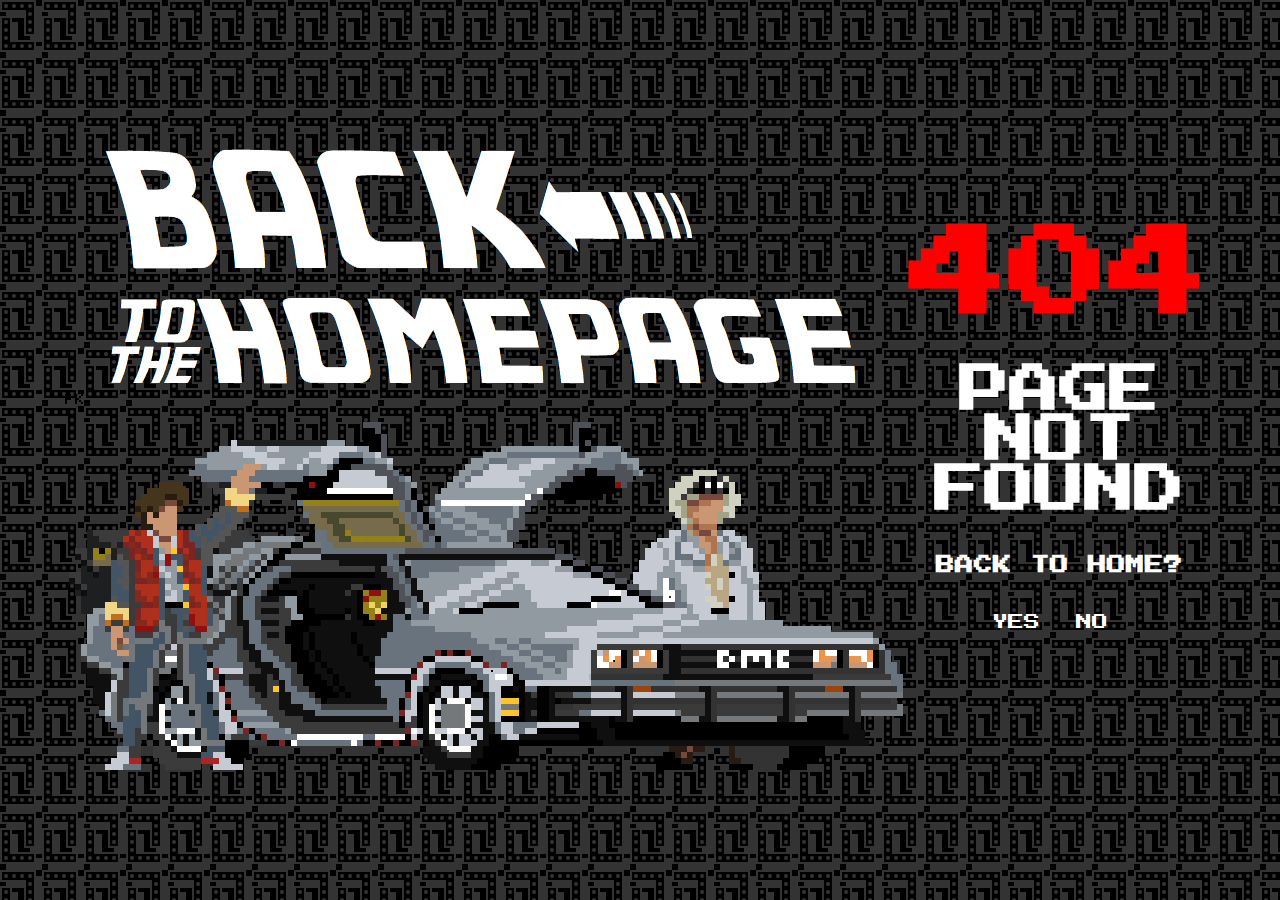
<file: errors/404/page-3.html>
<!DOCTYPE html>
<html lang="en">
<head>
  <meta charset="UTF-8">
  <meta http-equiv="X-UA-Compatible" content="IE=edge">
  <meta name="viewport" content="width=device-width, initial-scale=1.0">
  <title>Page Not Found</title>
  <style>
    @import url('https://fonts.googleapis.com/css2?family=Press+Start+2P&display=swap');

* {
    padding: 0;
    margin: 0;
    box-sizing: border-box;
    font-family: 'Press Start 2P';
    color: #FFFFFF;
    text-align: center;
}

body {
    background-color: #000000;
    background-image: url("data:image/svg+xml,%3Csvg xmlns='http://www.w3.org/2000/svg' width='42' height='58' viewBox='0 0 42 58'%3E%3Cg fill='%23dddcdd' fill-opacity='0.23'%3E%3Cpath fill-rule='evenodd' d='M12 18h12v18h6v4H18V22h-6v-4zm-6-2v-4H0V0h36v6h6v36h-6v4h6v12H6v-6H0V16h6zM34 2H2v8h24v24h8V2zM6 8a2 2 0 1 0 0-4 2 2 0 0 0 0 4zm8 0a2 2 0 1 0 0-4 2 2 0 0 0 0 4zm8 0a2 2 0 1 0 0-4 2 2 0 0 0 0 4zm8 0a2 2 0 1 0 0-4 2 2 0 0 0 0 4zm0 8a2 2 0 1 0 0-4 2 2 0 0 0 0 4zm0 8a2 2 0 1 0 0-4 2 2 0 0 0 0 4zm0 8a2 2 0 1 0 0-4 2 2 0 0 0 0 4zM2 50h32v-8H10V18H2v32zm28-6a2 2 0 1 0 0 4 2 2 0 0 0 0-4zm-8 0a2 2 0 1 0 0 4 2 2 0 0 0 0-4zm-8 0a2 2 0 1 0 0 4 2 2 0 0 0 0-4zm-8 0a2 2 0 1 0 0 4 2 2 0 0 0 0-4zm0-8a2 2 0 1 0 0 4 2 2 0 0 0 0-4zm0-8a2 2 0 1 0 0 4 2 2 0 0 0 0-4zm0-8a2 2 0 1 0 0 4 2 2 0 0 0 0-4z'/%3E%3C/g%3E%3C/svg%3E");
}

section.notFound {
    display: flex;
    justify-content: center;
    align-items: center;
    margin: 0 5%;
    height: 100vh;
}

section.notFound h1 {
    color: red;
    font-size: 100px;
}

section.notFound h2 {
    font-size: 50px;
}

section.notFound h1, h2, h3 {
    margin-bottom: 40px;
}

div.text {
    height: 50vh;
}

div.text a {
    text-decoration: none;
    margin-right: 20px;
}

div.text a:hover {
    color: red;
    text-decoration: underline; 
}

@media only screen and (max-width: 768px) {
    section.notFound {
        flex-direction: column;
        justify-content: space-around;
    }
    section.notFound div.img img {
        width: 70vw;
        height: auto;
    }
    section.notFound h1 {
        font-size: 50px;
    }
    section.notFound h2 {
        font-size: 25px;
    }
    div.text a:active {
    color: red;
    text-decoration: underline; 
  }
}
  </style>
</head>
<body>
    <section class="notFound">
        <div class="img">
        <img src="../images/backToTheHomepage.webp" alt="Back to the Homepage"/>
        <img src="../images/Delorean.webp" alt="El Delorean, El Doc y Marti McFly"/>
        </div>
        <div class="text">
        <h1>404</h1>
        <h2>PAGE NOT FOUND</h2>
        <h3>BACK TO HOME?</h3>
        <a href="/" class="yes">YES</a>
        <a href="/">NO</a>
        </div>
    </section>
</body>
</html>
</file>
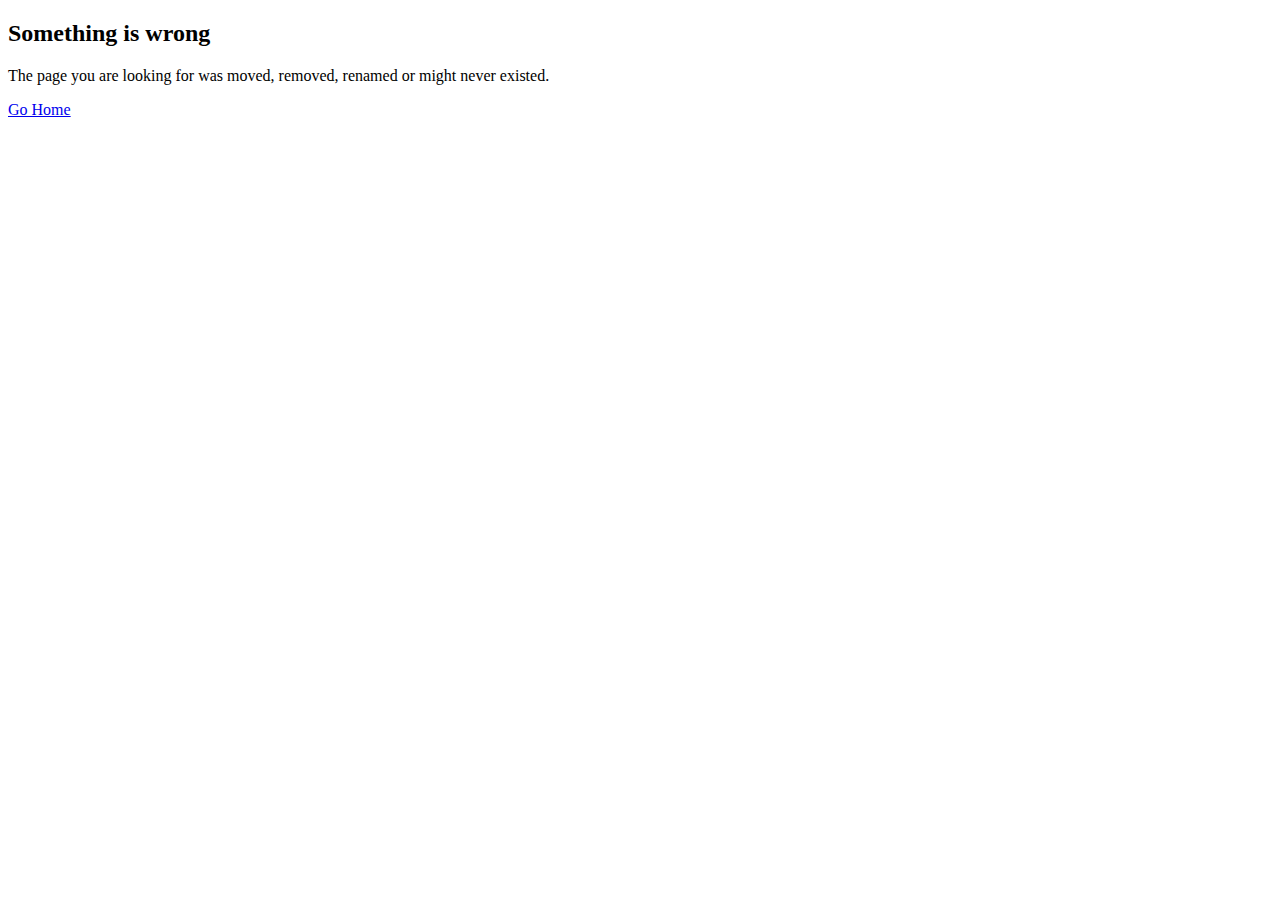
<file: errors/404/page-4.html>
<!DOCTYPE html>
<html lang="en">
<head>
    <meta charset="utf-8" />
    <title>404 Not Found</title>
    <meta name="author" content="ukieweb" />
    <meta name="keywords" content="404 page, worker, css3, template, html5 template, ukieweb" />
    <meta name="description" content="404 - Page Template" />
    <meta name="viewport" content="width=device-width, initial-scale=1, maximum-scale=1" />
    <!-- Libs CSS -->
    <link type="text/css" media="all" href="https://envato.ukie.company/pack404/worker/assets/boostrap-files/css/bootstrap.min.css" rel="stylesheet" />
    <!-- Template CSS -->
    <link type="text/css" media="all" href="https://envato.ukie.company/pack404/worker/assets/css/style.css" rel="stylesheet" />
    <!-- Responsive CSS -->
    <link type="text/css" media="all" href="https://envato.ukie.company/pack404/worker/assets/css/respons.css" rel="stylesheet" />

    <!-- Favicons -->
    <link rel="apple-touch-icon" sizes="144x144" href="https://envato.ukie.company/pack404/worker/assets/img/favicons/favicon144x144.png" />
    <link rel="apple-touch-icon" sizes="114x114" href="https://envato.ukie.company/pack404/worker/assets/img/favicons/favicon114x114.png" />
    <link rel="apple-touch-icon" sizes="72x72" href="https://envato.ukie.company/pack404/worker/assets/img/favicons/favicon72x72.png" />
    <link rel="apple-touch-icon" href="https://envato.ukie.company/pack404/worker/assets/img/favicons/favicon57x57.png" />
    <link rel="shortcut icon" href="https://envato.ukie.company/pack404/worker/assets/img/favicons/favicon.png" />
    <!-- Google Fonts -->
    <link href='https://fonts.googleapis.com/css?family=Open+Sans:400,300italic,800italic,800,700italic,700,600italic,600,400italic,300' rel='stylesheet' type='text/css' />

</head>
<body>

    <div class="animationload">
        <div class="loader">
        </div>
    </div>


    <!-- Content Wrapper -->
    <div id="wrapper">
        <div class="container">

            <!-- brick of wall -->
            <div class="brick"></div>
            <!-- end brick of wall -->

            <!-- Number -->
            <div class="number">
                <div class="four"></div>
                <div class="zero">
                    <div class="nail"></div>
                </div>
                <div class="four"></div>
            </div>
            <!-- end Number -->

            <!-- Info -->
            <div class="info">
                <h2>Something is wrong</h2>
                <p>The page you are looking for was moved, removed, renamed or might never existed.</p>
                <a href="#" class="btn">Go Home</a>
            </div>
            <!-- end Info -->

        </div>
        <!-- end container -->
    </div>
    <!-- end Content Wrapper -->

    <!-- Footer -->
    <footer id="footer">
        <div class="container">
            <!-- Worker -->
            <div class="worker"></div>
            <!-- Tools -->
            <div class="tools"></div>
        </div>
        <!-- end container -->
    </footer>
    <!-- end Footer -->

    <!-- Scripts -->
    <script src="https://envato.ukie.company/pack404/worker/assets/js/jquery-3.3.1.min.js" type="text/javascript"></script>
    <script src="https://envato.ukie.company/pack404/worker/assets/boostrap-files/js/bootstrap.min.js" type="text/javascript"></script>
    <script src="https://envato.ukie.company/pack404/worker/assets/js/modernizr.custom.js" type="text/javascript"></script>
    <script src="https://envato.ukie.company/pack404/worker/assets/js/scripts.js" type="text/javascript"></script>

</body>
</html>
</file>
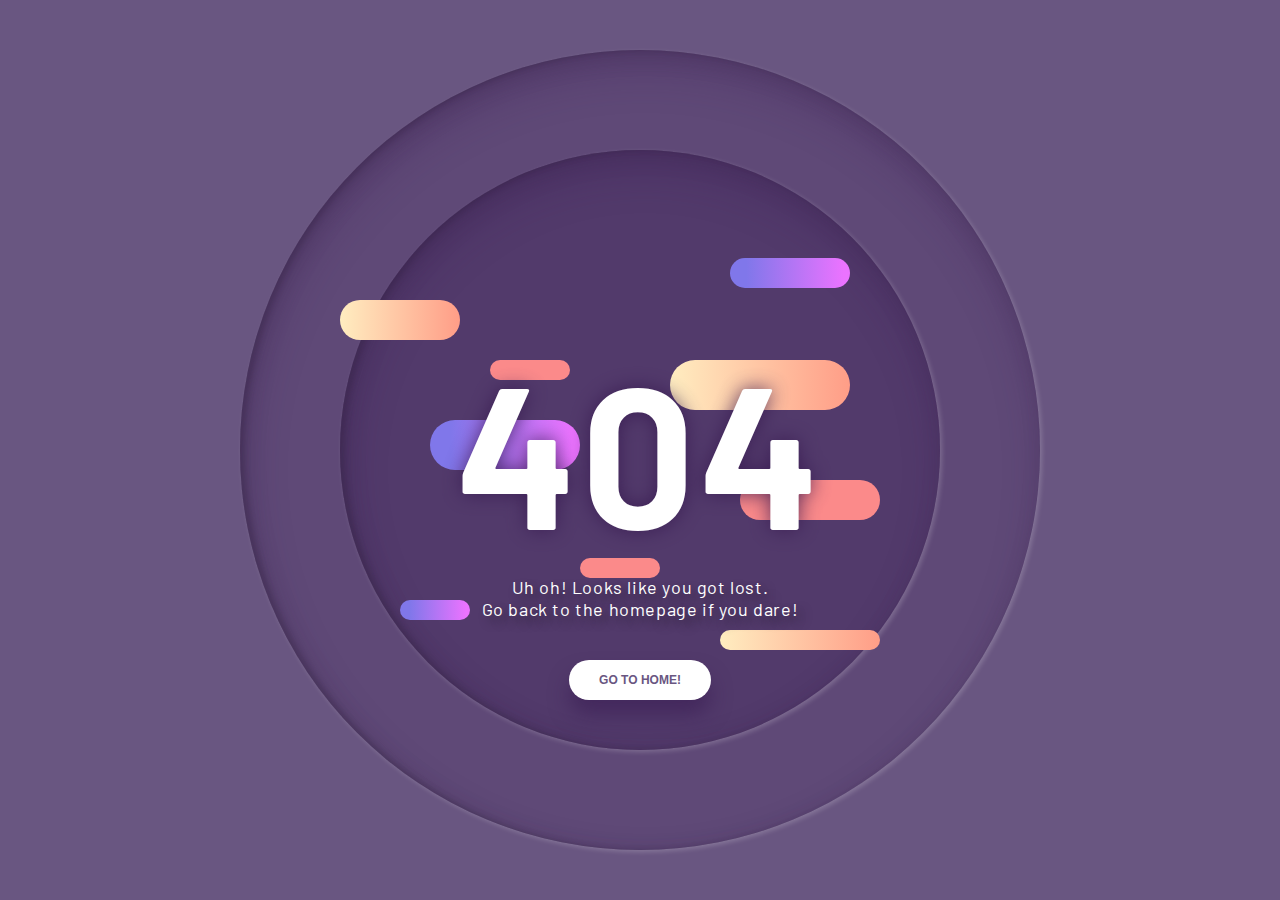
<file: errors/404/page-5.html>
<!DOCTYPE html>
<html lang="en">
<head>
  <meta charset="UTF-8">
  <meta http-equiv="X-UA-Compatible" content="IE=edge">
  <meta name="viewport" content="width=device-width, initial-scale=1.0">
  <title>404 Not Found</title>
  <style type="text/css">
    @import url("https://fonts.googleapis.com/css?family=Barlow+Condensed:300,400,500,600,700,800,900|Barlow:300,400,500,600,700,800,900&display=swap");
.about {
  position: fixed;
  z-index: 10;
  bottom: 10px;
  right: 10px;
  width: 40px;
  height: 40px;
  display: flex;
  justify-content: flex-end;
  align-items: flex-end;
  transition: all 0.2s ease;
}
.about .bg_links {
  width: 40px;
  height: 40px;
  border-radius: 100%;
  display: flex;
  justify-content: center;
  align-items: center;
  background-color: rgba(0, 0, 0, 0.2);
  border-radius: 100%;
  backdrop-filter: blur(5px);
  position: absolute;
}
.about .logo {
  width: 40px;
  height: 40px;
  z-index: 9;
  background-image: url(https://rafaelavlucas.github.io/assets/codepen/logo_white.svg);
  background-size: 50%;
  background-repeat: no-repeat;
  background-position: 10px 7px;
  opacity: 0.9;
  transition: all 1s 0.2s ease;
  bottom: 0;
  right: 0;
}
.about .social {
  opacity: 0;
  right: 0;
  bottom: 0;
}
.about .social .icon {
  width: 100%;
  height: 100%;
  background-size: 20px;
  background-repeat: no-repeat;
  background-position: center;
  background-color: transparent;
  display: flex;
  transition: all 0.2s ease, background-color 0.4s ease;
  opacity: 0;
  border-radius: 100%;
}
.about .social.portfolio {
  transition: all 0.8s ease;
}
.about .social.portfolio .icon {
  background-image: url(https://rafaelavlucas.github.io/assets/codepen/link.svg);
}
.about .social.dribbble {
  transition: all 0.3s ease;
}
.about .social.dribbble .icon {
  background-image: url(https://rafaelavlucas.github.io/assets/codepen/dribbble.svg);
}
.about .social.linkedin {
  transition: all 0.8s ease;
}
.about .social.linkedin .icon {
  background-image: url(https://rafaelavlucas.github.io/assets/codepen/linkedin.svg);
}
.about:hover {
  width: 105px;
  height: 105px;
  transition: all 0.6s cubic-bezier(0.64, 0.01, 0.07, 1.65);
}
.about:hover .logo {
  opacity: 1;
  transition: all 0.6s ease;
}
.about:hover .social {
  opacity: 1;
}
.about:hover .social .icon {
  opacity: 0.9;
}
.about:hover .social:hover {
  background-size: 28px;
}
.about:hover .social:hover .icon {
  background-size: 65%;
  opacity: 1;
}
.about:hover .social.portfolio {
  right: 0;
  bottom: calc(100% - 40px);
  transition: all 0.3s 0s cubic-bezier(0.64, 0.01, 0.07, 1.65);
}
.about:hover .social.portfolio .icon:hover {
  background-color: #698fb7;
}
.about:hover .social.dribbble {
  bottom: 45%;
  right: 45%;
  transition: all 0.3s 0.15s cubic-bezier(0.64, 0.01, 0.07, 1.65);
}
.about:hover .social.dribbble .icon:hover {
  background-color: #ea4c89;
}
.about:hover .social.linkedin {
  bottom: 0;
  right: calc(100% - 40px);
  transition: all 0.3s 0.25s cubic-bezier(0.64, 0.01, 0.07, 1.65);
}
.about:hover .social.linkedin .icon:hover {
  background-color: #0077b5;
}
h1, h2, h3, h4, h5, h6, p, ul, li, button, a, i, input, body {
  margin: 0;
  padding: 0;
  list-style: none;
  border: 0;
  -webkit-tap-highlight-color: transparent;
  text-decoration: none;
  color: inherit;
}
h1:focus, h2:focus, h3:focus, h4:focus, h5:focus, h6:focus, p:focus, ul:focus, li:focus, button:focus, a:focus, i:focus, input:focus, body:focus {
  outline: 0;
}
body {
  margin: 0;
  padding: 0;
  height: auto;
  font-family: "Barlow", sans-serif;
  background: #695681;
}
.logo {
  position: fixed;
  z-index: 5;
  bottom: 10px;
  right: 10px;
  width: 40px;
  height: 40px;
  border-radius: 100%;
  display: flex;
  justify-content: center;
  align-items: center;
  background: rgba(0, 0, 0, 0.1);
  border-radius: 100%;
  backdrop-filter: blur(5px);
}
.logo img {
  width: 55%;
  height: 55%;
  transform: translateY(-1px);
  opacity: 0.8;
}
nav .menu {
  width: 100%;
  height: 80px;
  position: absolute;
  display: flex;
  align-items: center;
  justify-content: space-between;
  padding: 0 5%;
  box-sizing: border-box;
  z-index: 3;
}
nav .menu .website_name {
  color: #695681;
  font-weight: 600;
  font-size: 20px;
  letter-spacing: 1px;
  background: white;
  padding: 4px 8px;
  border-radius: 2px;
  opacity: 0.5;
  transition: all 0.4s ease;
  cursor: pointer;
}
nav .menu .website_name:hover {
  opacity: 1;
}
nav .menu .menu_links {
  transition: all 0.4s ease;
  opacity: 0.5;
}
nav .menu .menu_links:hover {
  opacity: 1;
}
@media screen and (max-width: 799px) {
  nav .menu .menu_links {
    display: none;
  }
}
nav .menu .menu_links .link {
  color: white;
  text-transform: uppercase;
  font-weight: 500;
  margin-right: 50px;
  letter-spacing: 2px;
  position: relative;
  transition: all 0.3s 0.2s ease;
}
nav .menu .menu_links .link:last-child {
  margin-right: 0;
}
nav .menu .menu_links .link:before {
  content: '';
  position: absolute;
  width: 0px;
  height: 4px;
  background: linear-gradient(90deg, #FFEDC0 0%, #FF9D87 100%);
  bottom: -10px;
  border-radius: 4px;
  transition: all 0.4s cubic-bezier(0.82, 0.02, 0.13, 1.26);
  left: 100%;
}
nav .menu .menu_links .link:hover {
  opacity: 1;
  color: #FB8A8A;
}
nav .menu .menu_links .link:hover:before {
  width: 40px;
  left: 0;
}
nav .menu .menu_icon {
  width: 40px;
  height: 40px;
  position: relative;
  display: none;
  justify-content: center;
  align-items: center;
  cursor: pointer;
}
@media screen and (max-width: 799px) {
  nav .menu .menu_icon {
    display: flex;
  }
}
nav .menu .menu_icon .icon {
  width: 24px;
  height: 2px;
  background: white;
  position: absolute;
}
nav .menu .menu_icon .icon:before, nav .menu .menu_icon .icon:after {
  content: '';
  width: 100%;
  height: 100%;
  background: inherit;
  position: absolute;
  transition: all 0.3s cubic-bezier(0.49, 0.04, 0, 1.55);
}
nav .menu .menu_icon .icon:before {
  transform: translateY(-8px);
}
nav .menu .menu_icon .icon:after {
  transform: translateY(8px);
}
nav .menu .menu_icon:hover .icon {
  background: #FFEDC0;
}
nav .menu .menu_icon:hover .icon:before {
  transform: translateY(-10px);
}
nav .menu .menu_icon:hover .icon:after {
  transform: translateY(10px);
}
.wrapper {
  display: grid;
  grid-template-columns: 1fr;
  justify-content: center;
  align-items: center;
  height: 100vh;
  overflow-x: hidden;
}
.wrapper .container {
  margin: 0 auto;
  transition: all 0.4s ease;
  display: flex;
  justify-content: center;
  align-items: center;
  position: relative;
}
.wrapper .container .scene {
  position: absolute;
  width: 100vw;
  height: 100vh;
  vertical-align: middle;
}
.wrapper .container .one, .wrapper .container .two, .wrapper .container .three, .wrapper .container .circle, .wrapper .container .p404 {
  width: 60%;
  height: 60%;
  top: 20% !important;
  left: 20% !important;
  min-width: 400px;
  min-height: 400px;
}
.wrapper .container .one .content, .wrapper .container .two .content, .wrapper .container .three .content, .wrapper .container .circle .content, .wrapper .container .p404 .content {
  width: 600px;
  height: 600px;
  display: flex;
  justify-content: center;
  align-items: center;
  position: absolute;
  top: 50%;
  left: 50%;
  transform: translate(-50%, -50%);
  animation: content 0.8s cubic-bezier(1, 0.06, 0.25, 1) backwards;
}
@keyframes content {
  0% {
    width: 0;
  }
}
.wrapper .container .one .content .piece, .wrapper .container .two .content .piece, .wrapper .container .three .content .piece, .wrapper .container .circle .content .piece, .wrapper .container .p404 .content .piece {
  width: 200px;
  height: 80px;
  display: flex;
  position: absolute;
  border-radius: 80px;
  z-index: 1;
  animation: pieceLeft 8s cubic-bezier(1, 0.06, 0.25, 1) infinite both;
}
@keyframes pieceLeft {
  50% {
    left: 80%;
    width: 10%;
  }
}
@keyframes pieceRight {
  50% {
    right: 80%;
    width: 10%;
  }
}
@media screen and (max-width: 799px) {
  .wrapper .container .one, .wrapper .container .two, .wrapper .container .three, .wrapper .container .circle, .wrapper .container .p404 {
    width: 90%;
    height: 90%;
    top: 5% !important;
    left: 5% !important;
    min-width: 280px;
    min-height: 280px;
  }
}
@media screen and (max-height: 660px) {
  .wrapper .container .one, .wrapper .container .two, .wrapper .container .three, .wrapper .container .circle, .wrapper .container .p404 {
    min-width: 280px;
    min-height: 280px;
    width: 60%;
    height: 60%;
    top: 20% !important;
    left: 20% !important;
  }
}
.wrapper .container .text {
  width: 60%;
  height: 40%;
  min-width: 400px;
  min-height: 500px;
  position: absolute;
  margin: 40px 0;
  animation: text 0.6s 1.8s ease backwards;
}
@keyframes text {
  0% {
    opacity: 0;
    transform: translateY(40px);
  }
}
@media screen and (max-width: 799px) {
  .wrapper .container .text {
    min-height: 400px;
    height: 80%;
  }
}
.wrapper .container .text article {
  width: 400px;
  position: absolute;
  bottom: 0;
  z-index: 4;
  display: flex;
  flex-direction: column;
  justify-content: center;
  align-items: center;
  text-align: center;
  bottom: 0;
  left: 50%;
  transform: translateX(-50%);
}
@media screen and (max-width: 799px) {
  .wrapper .container .text article {
    width: 100%;
  }
}
.wrapper .container .text article p {
  color: white;
  font-size: 18px;
  letter-spacing: 0.6px;
  margin-bottom: 40px;
  text-shadow: 6px 6px 10px #32243E;
}
.wrapper .container .text article button {
  height: 40px;
  padding: 0 30px;
  border-radius: 50px;
  cursor: pointer;
  box-shadow: 0px 15px 20px rgba(54, 24, 79, 0.5);
  z-index: 3;
  color: #695681;
  background-color: white;
  text-transform: uppercase;
  font-weight: 600;
  font-size: 12px;
  transition: all 0.3s ease;
}
.wrapper .container .text article button:hover {
  box-shadow: 0px 10px 10px -10px rgba(54, 24, 79, 0.5);
  transform: translateY(5px);
  background: #FB8A8A;
  color: white;
}
.wrapper .container .p404 {
  font-size: 200px;
  font-weight: 700;
  letter-spacing: 4px;
  color: white;
  display: flex !important;
  justify-content: center;
  align-items: center;
  position: absolute;
  z-index: 2;
  animation: anime404 0.6s cubic-bezier(0.3, 0.8, 1, 1.05) both;
  animation-delay: 1.2s;
}
@media screen and (max-width: 799px) {
  .wrapper .container .p404 {
    font-size: 100px;
  }
}
@keyframes anime404 {
  0% {
    opacity: 0;
    transform: scale(10) skew(20deg, 20deg);
  }
}
.wrapper .container .p404:nth-of-type(2) {
  color: #36184F;
  z-index: 1;
  animation-delay: 1s;
  filter: blur(10px);
  opacity: 0.8;
}
.wrapper .container .circle {
  position: absolute;
}
.wrapper .container .circle:before {
  content: '';
  position: absolute;
  width: 800px;
  height: 800px;
  background-color: rgba(54, 24, 79, 0.2);
  border-radius: 100%;
  top: 50%;
  left: 50%;
  transform: translate(-50%, -50%);
  box-shadow: inset 5px 20px 40px rgba(54, 24, 79, 0.25), inset 5px 0px 5px rgba(50, 36, 62, 0.3), inset 5px 5px 20px rgba(50, 36, 62, 0.25), 2px 2px 5px rgba(255, 255, 255, 0.2);
  animation: circle 0.8s cubic-bezier(1, 0.06, 0.25, 1) backwards;
}
@keyframes circle {
  0% {
    width: 0;
    height: 0;
  }
}
@media screen and (max-width: 799px) {
  .wrapper .container .circle:before {
    width: 400px;
    height: 400px;
  }
}
.wrapper .container .one .content:before {
  content: '';
  position: absolute;
  width: 600px;
  height: 600px;
  background-color: rgba(54, 24, 79, 0.3);
  border-radius: 100%;
  box-shadow: inset 5px 20px 40px rgba(54, 24, 79, 0.25), inset 5px 0px 5px rgba(50, 36, 62, 0.3), inset 5px 5px 20px rgba(50, 36, 62, 0.25), 2px 2px 5px rgba(255, 255, 255, 0.2);
  animation: circle 0.8s 0.4s cubic-bezier(1, 0.06, 0.25, 1) backwards;
}
@media screen and (max-width: 799px) {
  .wrapper .container .one .content:before {
    width: 300px;
    height: 300px;
  }
}
.wrapper .container .one .content .piece {
  background: linear-gradient(90deg, #8077EA 13.7%, #EB73FF 94.65%);
}
.wrapper .container .one .content .piece:nth-child(1) {
  right: 15%;
  top: 18%;
  height: 30px;
  width: 120px;
  animation-delay: 0.5s;
  animation-name: pieceRight;
}
.wrapper .container .one .content .piece:nth-child(2) {
  left: 15%;
  top: 45%;
  width: 150px;
  height: 50px;
  animation-delay: 1s;
  animation-name: pieceLeft;
}
.wrapper .container .one .content .piece:nth-child(3) {
  left: 10%;
  top: 75%;
  height: 20px;
  width: 70px;
  animation-delay: 1.5s;
  animation-name: pieceLeft;
}
.wrapper .container .two .content .piece {
  background: linear-gradient(90deg, #FFEDC0 0%, #FF9D87 100%);
}
.wrapper .container .two .content .piece:nth-child(1) {
  left: 0%;
  top: 25%;
  height: 40px;
  width: 120px;
  animation-delay: 2s;
  animation-name: pieceLeft;
}
.wrapper .container .two .content .piece:nth-child(2) {
  right: 15%;
  top: 35%;
  width: 180px;
  height: 50px;
  animation-delay: 2.5s;
  animation-name: pieceRight;
}
.wrapper .container .two .content .piece:nth-child(3) {
  right: 10%;
  top: 80%;
  height: 20px;
  width: 160px;
  animation-delay: 3s;
  animation-name: pieceRight;
}
.wrapper .container .three .content .piece {
  background: #FB8A8A;
}
.wrapper .container .three .content .piece:nth-child(1) {
  left: 25%;
  top: 35%;
  height: 20px;
  width: 80px;
  animation-name: pieceLeft;
  animation-delay: 3.5s;
}
.wrapper .container .three .content .piece:nth-child(2) {
  right: 10%;
  top: 55%;
  width: 140px;
  height: 40px;
  animation-name: pieceRight;
  animation-delay: 4s;
}
.wrapper .container .three .content .piece:nth-child(3) {
  left: 40%;
  top: 68%;
  height: 20px;
  width: 80px;
  animation-name: pieceLeft;
  animation-delay: 4.5s;
}

  </style>
</head>
<body>
  <section class="wrapper">

        <div class="container">

            <div id="scene" class="scene" data-hover-only="false">


                <div class="circle" data-depth="1.2"></div>

                <div class="one" data-depth="0.9">
                    <div class="content">
                        <span class="piece"></span>
                        <span class="piece"></span>
                        <span class="piece"></span>
                    </div>
                </div>

                <div class="two" data-depth="0.60">
                    <div class="content">
                        <span class="piece"></span>
                        <span class="piece"></span>
                        <span class="piece"></span>
                    </div>
                </div>

                <div class="three" data-depth="0.40">
                    <div class="content">
                        <span class="piece"></span>
                        <span class="piece"></span>
                        <span class="piece"></span>
                    </div>
                </div>

                <p class="p404" data-depth="0.50">404</p>
                <p class="p404" data-depth="0.10">404</p>

            </div>

            <div class="text">
                <article>
                    <p>Uh oh! Looks like you got lost. <br>Go back to the homepage if you dare!</p>
                    <a href="/">
                      <button>Go to home!</button>
                    </a>
                </article>
            </div>

        </div>
    </section>
    <script>
       var scene = document.getElementById('scene');
        var parallax = new Parallax(scene);
    </script>
</body>
</html>
</file>
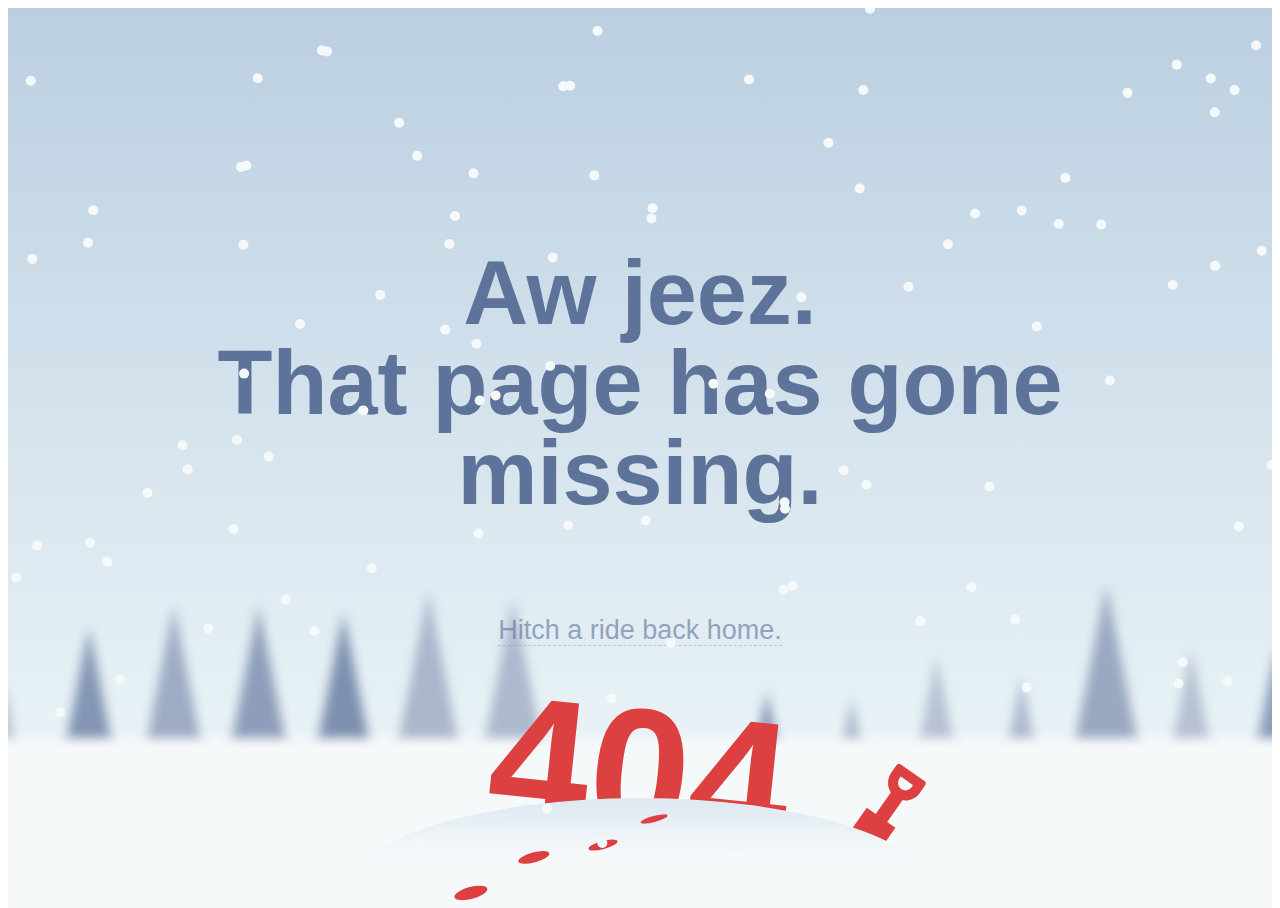
<file: errors/404/page-6.html>
<!DOCTYPE html>
<html lang="en">
<head>
  <meta charset="UTF-8">
  <meta http-equiv="X-UA-Compatible" content="IE=edge">
  <meta name="viewport" content="width=device-width, initial-scale=1.0">
  <title>404 Not Found</title>
  <style>
    html, body {
  height: 100%;
  min-height: 450px;
  font-family: 'Dosis', sans-serif;
  font-size: 32px;
  font-weight: 500;
  color: #5d7399;
}
.content {
  height: 100%;
  position: relative;
  z-index: 1;
  background-color: #d2e1ec;
  background-image: linear-gradient(to bottom, #bbcfe1 0%, #e8f2f6 80%);
  overflow: hidden;
}
.snow {
  position: absolute;
  top: 0;
  left: 0;
  pointer-events: none;
  z-index: 20;
}
.main-text {
  padding: 20vh 20px 0 20px;
  text-align: center;
  line-height: 2em;
  font-size: 5vh;
}
.home-link {
  font-size: 0.6em;
  font-weight: 400;
  color: inherit;
  text-decoration: none;
  opacity: 0.6;
  border-bottom: 1px dashed rgba(93, 115, 153, 0.5);
}
.home-link:hover {
  opacity: 1;
}
.ground {
  height: 160px;
  width: 100%;
  position: absolute;
  bottom: 0;
  left: 0;
  background: #f6f9fa;
  box-shadow: 0 0 10px 10px #f6f9fa;
}
.ground:before, .ground:after {
  content: '';
  display: block;
  width: 250px;
  height: 250px;
  position: absolute;
  top: -62.5px;
  z-index: -1;
  background: transparent;
  transform: scaleX(0.2) rotate(45deg);
}
.ground:after {
  left: 50%;
  margin-left: -166.6666666667px;
  box-shadow: -325px 275px 15px #adb9cd, -630px 570px 15px #aab6cb, -915px 885px 15px #7e90b0, -1220px 1180px 15px #8e9eba, -1520px 1480px 15px #9dabc4, -1805px 1795px 15px #8496b4, -2065px 2135px 15px #bac4d5, -2395px 2405px 15px #a1aec6, -2700px 2700px 15px #94a3be, -2985px 3015px 15px #97a6c0, -3310px 3290px 15px #bac4d5, -3600px 3600px 15px #9dabc4, -3860px 3940px 15px #8496b4, -4220px 4180px 15px #a4b1c8, -4475px 4525px 15px #97a6c0, -4755px 4845px 15px #9aa9c2;
}
.ground:before {
  right: 50%;
  margin-right: -166.6666666667px;
  box-shadow: 340px -260px 15px #8193b2, 645px -555px 15px #aab6cb, 915px -885px 15px #b7c1d3, 1230px -1170px 15px #adb9cd, 1465px -1535px 15px #9aa9c2, 1810px -1790px 15px #b7c1d3, 2110px -2090px 15px #8a9bb8, 2360px -2440px 15px #9aa9c2, 2715px -2685px 15px #9dabc4, 3005px -2995px 15px #bac4d5, 3290px -3310px 15px #7e90b0, 3640px -3560px 15px #adb9cd, 3915px -3885px 15px #aab6cb, 4200px -4200px 15px #aab6cb, 4490px -4510px 15px #9dabc4, 4760px -4840px 15px #9aa9c2;
}
.mound {
  margin-top: -80px;
  font-weight: 800;
  font-size: 180px;
  text-align: center;
  color: #dd4040;
  pointer-events: none;
}
.mound:before {
  content: '';
  display: block;
  width: 600px;
  height: 200px;
  position: absolute;
  left: 50%;
  margin-left: -300px;
  top: 50px;
  z-index: 1;
  border-radius: 100%;
  background-color: #e8f2f6;
  background-image: linear-gradient(to bottom, #dee8f1, #f6f9fa 60px);
}
.mound:after {
  content: '';
  display: block;
  width: 28px;
  height: 6px;
  position: absolute;
  left: 50%;
  margin-left: - 150px;
  top: 68px;
  z-index: 2;
  background: #dd4040;
  border-radius: 100%;
  transform: rotate(-15deg);
  box-shadow: -56px 12px 0 1px #dd4040, -126px 6px 0 2px #dd4040, -196px 24px 0 3px #dd4040;
}
.mound_text {
  transform: rotate(6deg);
}
.mound_spade {
  display: block;
  width: 35px;
  height: 30px;
  position: absolute;
  right: 50%;
  top: 42%;
  margin-right: -250px;
  z-index: 0;
  transform: rotate(35deg);
  background: #dd4040;
}
.mound_spade:before, .mound_spade:after {
  content: '';
  display: block;
  position: absolute;
}
.mound_spade:before {
  width: 40%;
  height: 30px;
  bottom: 98%;
  left: 50%;
  margin-left: -20%;
  background: #dd4040;
}
.mound_spade:after {
  width: 100%;
  height: 30px;
  top: -55px;
  left: 0%;
  box-sizing: border-box;
  border: 10px solid #dd4040;
  border-radius: 4px 4px 20px 20px;
}

  </style>
</head>
<body>
  <div class="content">
  <canvas class="snow" id="snow"></canvas>
  <div class="main-text">
    <h1>Aw jeez.<br/>That page has gone missing.</h1><a class="home-link" href="/">Hitch a ride back home.</a>
  </div>
  <div class="ground">
    <div class="mound"> 
      <div class="mound_text">404</div>
      <div class="mound_spade"></div>
    </div>
  </div>
</div>
<script type="text/javascript">
  (function() {
  function ready(fn) {
    if (document.readyState != 'loading'){
      fn();
    } else {
      document.addEventListener('DOMContentLoaded', fn);
    }
  }
  
  function makeSnow(el) {
    var ctx = el.getContext('2d');
    var width = 0;
    var height = 0;
    var particles = [];
    
    var Particle = function() {
      this.x = this.y = this.dx = this.dy = 0;
      this.reset();
    }
    
    Particle.prototype.reset = function() {
      this.y = Math.random() * height;
      this.x = Math.random() * width;
      this.dx = (Math.random() * 1) - 0.5;
      this.dy = (Math.random() * 0.5) + 0.5;
    }
    
    function createParticles(count) {
      if (count != particles.length) {
        particles = [];
        for (var i = 0; i < count; i++) {
          particles.push(new Particle());
        }
      }
    }
        
    function onResize() {
      width = window.innerWidth;
      height = window.innerHeight;
      el.width = width;
      el.height = height;
      
      createParticles((width * height) / 10000);
    }
    
    function updateParticles() {
      ctx.clearRect(0, 0, width, height);
      ctx.fillStyle = '#f6f9fa';
      
      particles.forEach(function(particle) {
        particle.y += particle.dy;
        particle.x += particle.dx;
        
        if (particle.y > height) {
          particle.y = 0;
        }
        
        if (particle.x > width) {
          particle.reset();
          particle.y = 0;
        }
        
        ctx.beginPath();
        ctx.arc(particle.x, particle.y, 5, 0, Math.PI * 2, false);
        ctx.fill();
      });
      
      window.requestAnimationFrame(updateParticles);
    }
    
    onResize();
    updateParticles();
    
    window.addEventListener('resize', onResize);
  }
  
  ready(function() {
    var canvas = document.getElementById('snow');
    makeSnow(canvas);
  });
})();
</script>
</body>
</html>
</file>
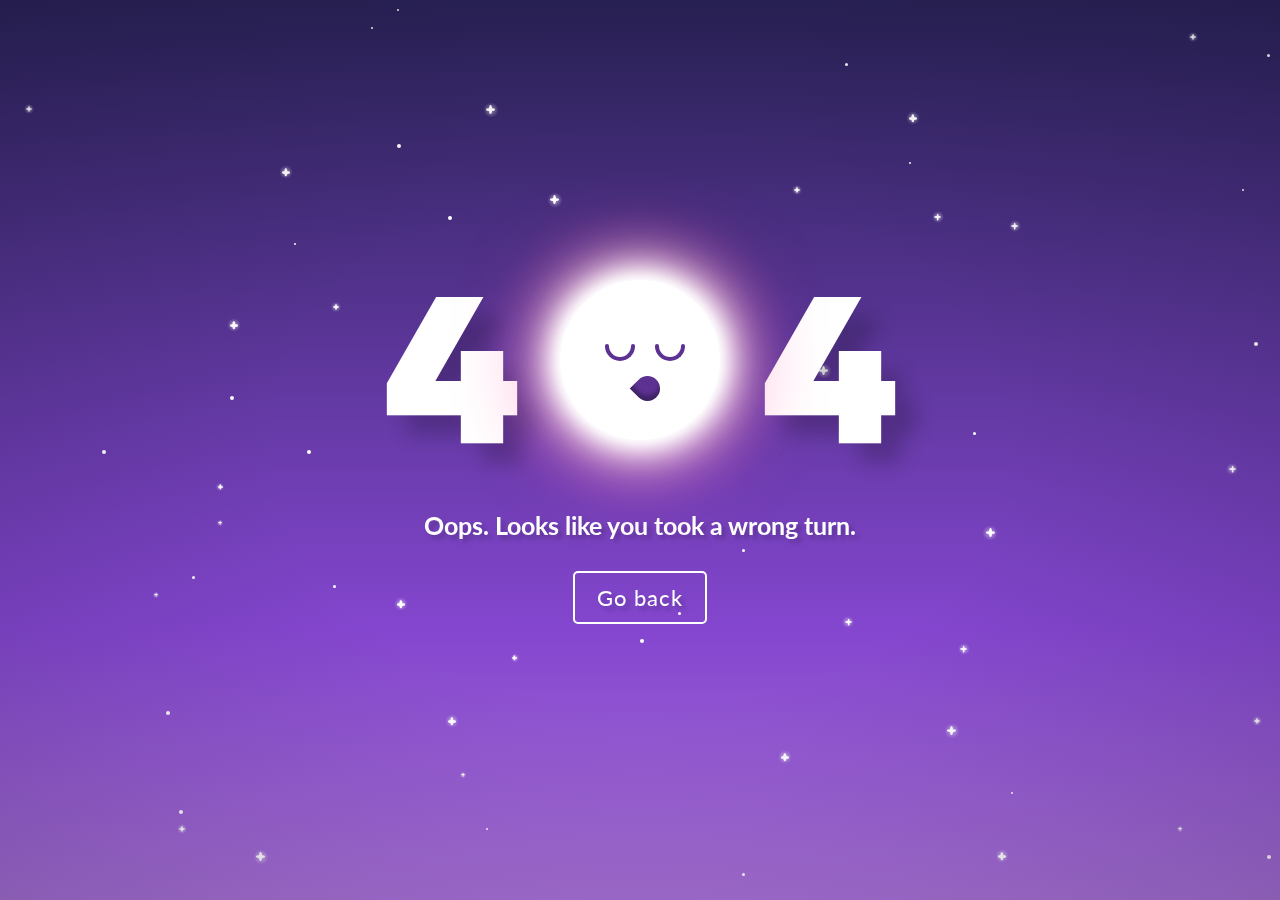
<file: errors/404/page-8.html>
<!DOCTYPE html>
<html lang="en">
<head>
  <meta charset="UTF-8">
  <meta http-equiv="X-UA-Compatible" content="IE=edge">
  <meta name="viewport" content="width=device-width, initial-scale=1.0">
  <title>404 Page Not Found</title>

  <style>
    @import url('https://fonts.googleapis.com/css?family=Lato|Russo+One');
*, *:after, *:before {
  box-sizing: border-box;
}
body {
  padding: 0;
  margin: 0;
}
.container {
  position: absolute;
  top: 0;
  left: 0;
  width: 100%;
  height: 100vh;
  overflow: hidden;
}
.container-star {
  background-image: linear-gradient(to bottom, #292256 0%, #8446cf 70%, #a871d6 100%);
}
.container-star:after {
  background: radial-gradient(ellipse at center, rgba(255, 255, 255, 0) 0%, rgba(255, 255, 255, 0) 40%, rgba(15, 10, 38, 0.2) 100%);
  content: "";
  width: 100%;
  height: 100%;
  position: absolute;
  top: 0;
}
.star-1 {
  position: absolute;
  border-radius: 50%;
  background-color: #ffffff;
  animation: twinkle 5s infinite ease-in-out;
}
.star-1:after {
  height: 100%;
  width: 100%;
  transform: rotate(90deg);
  content: "";
  position: absolute;
  background-color: #fff;
  border-radius: 50%;
}
.star-1:before {
  background: radial-gradient(ellipse at center, rgba(255, 255, 255, 0.5) 0%, rgba(255, 255, 255, 0) 60%, rgba(255, 255, 255, 0) 100%);
  position: absolute;
  border-radius: 50%;
  content: "";
  top: -20%;
  left: -50%;
}
.star-1:nth-of-type(1) {
  top: 25vh;
  left: 79vw;
  width: 7px;
  height: 2.3333333333px;
  animation-delay: 5s;
}
.star-1:nth-of-type(1):before {
  width: 14px;
  height: 14px;
  top: -250%;
}
.star-1:nth-of-type(2) {
  top: 58vh;
  left: 17vw;
  width: 4px;
  height: 1.3333333333px;
  animation-delay: 1s;
}
.star-1:nth-of-type(2):before {
  width: 8px;
  height: 8px;
  top: -250%;
}
.star-1:nth-of-type(3) {
  top: 52vh;
  left: 96vw;
  width: 7px;
  height: 2.3333333333px;
  animation-delay: 4s;
}
.star-1:nth-of-type(3):before {
  width: 14px;
  height: 14px;
  top: -250%;
}
.star-1:nth-of-type(4) {
  top: 95vh;
  left: 20vw;
  width: 9px;
  height: 3px;
  animation-delay: 4s;
}
.star-1:nth-of-type(4):before {
  width: 18px;
  height: 18px;
  top: -250%;
}
.star-1:nth-of-type(5) {
  top: 92vh;
  left: 92vw;
  width: 4px;
  height: 1.3333333333px;
  animation-delay: 1s;
}
.star-1:nth-of-type(5):before {
  width: 8px;
  height: 8px;
  top: -250%;
}
.star-1:nth-of-type(6) {
  top: 84vh;
  left: 61vw;
  width: 8px;
  height: 2.6666666667px;
  animation-delay: 3s;
}
.star-1:nth-of-type(6):before {
  width: 16px;
  height: 16px;
  top: -250%;
}
.star-1:nth-of-type(7) {
  top: 80vh;
  left: 98vw;
  width: 6px;
  height: 2px;
  animation-delay: 5s;
}
.star-1:nth-of-type(7):before {
  width: 12px;
  height: 12px;
  top: -250%;
}
.star-1:nth-of-type(8) {
  top: 36vh;
  left: 18vw;
  width: 8px;
  height: 2.6666666667px;
  animation-delay: 4s;
}
.star-1:nth-of-type(8):before {
  width: 16px;
  height: 16px;
  top: -250%;
}
.star-1:nth-of-type(9) {
  top: 73vh;
  left: 40vw;
  width: 5px;
  height: 1.6666666667px;
  animation-delay: 3s;
}
.star-1:nth-of-type(9):before {
  width: 10px;
  height: 10px;
  top: -250%;
}
.star-1:nth-of-type(10) {
  top: 81vh;
  left: 74vw;
  width: 9px;
  height: 3px;
  animation-delay: 3s;
}
.star-1:nth-of-type(10):before {
  width: 18px;
  height: 18px;
  top: -250%;
}
.star-1:nth-of-type(11) {
  top: 86vh;
  left: 36vw;
  width: 4px;
  height: 1.3333333333px;
  animation-delay: 1s;
}
.star-1:nth-of-type(11):before {
  width: 8px;
  height: 8px;
  top: -250%;
}
.star-1:nth-of-type(12) {
  top: 92vh;
  left: 14vw;
  width: 6px;
  height: 2px;
  animation-delay: 4s;
}
.star-1:nth-of-type(12):before {
  width: 12px;
  height: 12px;
  top: -250%;
}
.star-1:nth-of-type(13) {
  top: 13vh;
  left: 71vw;
  width: 8px;
  height: 2.6666666667px;
  animation-delay: 1s;
}
.star-1:nth-of-type(13):before {
  width: 16px;
  height: 16px;
  top: -250%;
}
.star-1:nth-of-type(14) {
  top: 19vh;
  left: 22vw;
  width: 8px;
  height: 2.6666666667px;
  animation-delay: 1s;
}
.star-1:nth-of-type(14):before {
  width: 16px;
  height: 16px;
  top: -250%;
}
.star-1:nth-of-type(15) {
  top: 12vh;
  left: 38vw;
  width: 9px;
  height: 3px;
  animation-delay: 5s;
}
.star-1:nth-of-type(15):before {
  width: 18px;
  height: 18px;
  top: -250%;
}
.star-1:nth-of-type(16) {
  top: 66vh;
  left: 12vw;
  width: 4px;
  height: 1.3333333333px;
  animation-delay: 1s;
}
.star-1:nth-of-type(16):before {
  width: 8px;
  height: 8px;
  top: -250%;
}
.star-1:nth-of-type(17) {
  top: 59vh;
  left: 77vw;
  width: 9px;
  height: 3px;
  animation-delay: 1s;
}
.star-1:nth-of-type(17):before {
  width: 18px;
  height: 18px;
  top: -250%;
}
.star-1:nth-of-type(18) {
  top: 67vh;
  left: 31vw;
  width: 8px;
  height: 2.6666666667px;
  animation-delay: 5s;
}
.star-1:nth-of-type(18):before {
  width: 16px;
  height: 16px;
  top: -250%;
}
.star-1:nth-of-type(19) {
  top: 24vh;
  left: 73vw;
  width: 7px;
  height: 2.3333333333px;
  animation-delay: 4s;
}
.star-1:nth-of-type(19):before {
  width: 14px;
  height: 14px;
  top: -250%;
}
.star-1:nth-of-type(20) {
  top: 72vh;
  left: 75vw;
  width: 7px;
  height: 2.3333333333px;
  animation-delay: 4s;
}
.star-1:nth-of-type(20):before {
  width: 14px;
  height: 14px;
  top: -250%;
}
.star-1:nth-of-type(21) {
  top: 22vh;
  left: 43vw;
  width: 9px;
  height: 3px;
  animation-delay: 2s;
}
.star-1:nth-of-type(21):before {
  width: 18px;
  height: 18px;
  top: -250%;
}
.star-1:nth-of-type(22) {
  top: 95vh;
  left: 78vw;
  width: 8px;
  height: 2.6666666667px;
  animation-delay: 4s;
}
.star-1:nth-of-type(22):before {
  width: 16px;
  height: 16px;
  top: -250%;
}
.star-1:nth-of-type(23) {
  top: 80vh;
  left: 35vw;
  width: 8px;
  height: 2.6666666667px;
  animation-delay: 4s;
}
.star-1:nth-of-type(23):before {
  width: 16px;
  height: 16px;
  top: -250%;
}
.star-1:nth-of-type(24) {
  top: 69vh;
  left: 66vw;
  width: 7px;
  height: 2.3333333333px;
  animation-delay: 1s;
}
.star-1:nth-of-type(24):before {
  width: 14px;
  height: 14px;
  top: -250%;
}
.star-1:nth-of-type(25) {
  top: 21vh;
  left: 62vw;
  width: 6px;
  height: 2px;
  animation-delay: 3s;
}
.star-1:nth-of-type(25):before {
  width: 12px;
  height: 12px;
  top: -250%;
}
.star-1:nth-of-type(26) {
  top: 4vh;
  left: 93vw;
  width: 6px;
  height: 2px;
  animation-delay: 2s;
}
.star-1:nth-of-type(26):before {
  width: 12px;
  height: 12px;
  top: -250%;
}
.star-1:nth-of-type(27) {
  top: 34vh;
  left: 26vw;
  width: 6px;
  height: 2px;
  animation-delay: 3s;
}
.star-1:nth-of-type(27):before {
  width: 12px;
  height: 12px;
  top: -250%;
}
.star-1:nth-of-type(28) {
  top: 12vh;
  left: 2vw;
  width: 6px;
  height: 2px;
  animation-delay: 2s;
}
.star-1:nth-of-type(28):before {
  width: 12px;
  height: 12px;
  top: -250%;
}
.star-1:nth-of-type(29) {
  top: 54vh;
  left: 17vw;
  width: 5px;
  height: 1.6666666667px;
  animation-delay: 4s;
}
.star-1:nth-of-type(29):before {
  width: 10px;
  height: 10px;
  top: -250%;
}
.star-1:nth-of-type(30) {
  top: 41vh;
  left: 64vw;
  width: 9px;
  height: 3px;
  animation-delay: 1s;
}
.star-1:nth-of-type(30):before {
  width: 18px;
  height: 18px;
  top: -250%;
}
.star-2 {
  position: absolute;
  border-radius: 50%;
  background-color: #ffffff;
  animation: twinkle 5s infinite ease-in-out;
}
.star-2:nth-of-type(31) {
  top: 92vh;
  left: 38vw;
  width: 2px;
  height: 2px;
  animation-delay: 4s;
}
.star-2:nth-of-type(31):before {
  width: 4px;
  height: 4px;
  top: -250%;
}
.star-2:nth-of-type(32) {
  top: 21vh;
  left: 97vw;
  width: 2px;
  height: 2px;
  animation-delay: 4s;
}
.star-2:nth-of-type(32):before {
  width: 4px;
  height: 4px;
  top: -250%;
}
.star-2:nth-of-type(33) {
  top: 7vh;
  left: 66vw;
  width: 3px;
  height: 3px;
  animation-delay: 5s;
}
.star-2:nth-of-type(33):before {
  width: 6px;
  height: 6px;
  top: -250%;
}
.star-2:nth-of-type(34) {
  top: 71vh;
  left: 50vw;
  width: 4px;
  height: 4px;
  animation-delay: 4s;
}
.star-2:nth-of-type(34):before {
  width: 8px;
  height: 8px;
  top: -250%;
}
.star-2:nth-of-type(35) {
  top: 44vh;
  left: 18vw;
  width: 4px;
  height: 4px;
  animation-delay: 2s;
}
.star-2:nth-of-type(35):before {
  width: 8px;
  height: 8px;
  top: -250%;
}
.star-2:nth-of-type(36) {
  top: 68vh;
  left: 53vw;
  width: 3px;
  height: 3px;
  animation-delay: 4s;
}
.star-2:nth-of-type(36):before {
  width: 6px;
  height: 6px;
  top: -250%;
}
.star-2:nth-of-type(37) {
  top: 97vh;
  left: 58vw;
  width: 3px;
  height: 3px;
  animation-delay: 4s;
}
.star-2:nth-of-type(37):before {
  width: 6px;
  height: 6px;
  top: -250%;
}
.star-2:nth-of-type(38) {
  top: 100vh;
  left: 93vw;
  width: 2px;
  height: 2px;
  animation-delay: 1s;
}
.star-2:nth-of-type(38):before {
  width: 4px;
  height: 4px;
  top: -250%;
}
.star-2:nth-of-type(39) {
  top: 50vh;
  left: 24vw;
  width: 4px;
  height: 4px;
  animation-delay: 3s;
}
.star-2:nth-of-type(39):before {
  width: 8px;
  height: 8px;
  top: -250%;
}
.star-2:nth-of-type(40) {
  top: 95vh;
  left: 99vw;
  width: 4px;
  height: 4px;
  animation-delay: 1s;
}
.star-2:nth-of-type(40):before {
  width: 8px;
  height: 8px;
  top: -250%;
}
.star-2:nth-of-type(41) {
  top: 48vh;
  left: 76vw;
  width: 3px;
  height: 3px;
  animation-delay: 1s;
}
.star-2:nth-of-type(41):before {
  width: 6px;
  height: 6px;
  top: -250%;
}
.star-2:nth-of-type(42) {
  top: 6vh;
  left: 99vw;
  width: 3px;
  height: 3px;
  animation-delay: 3s;
}
.star-2:nth-of-type(42):before {
  width: 6px;
  height: 6px;
  top: -250%;
}
.star-2:nth-of-type(43) {
  top: 33vh;
  left: 52vw;
  width: 4px;
  height: 4px;
  animation-delay: 4s;
}
.star-2:nth-of-type(43):before {
  width: 8px;
  height: 8px;
  top: -250%;
}
.star-2:nth-of-type(44) {
  top: 27vh;
  left: 23vw;
  width: 2px;
  height: 2px;
  animation-delay: 3s;
}
.star-2:nth-of-type(44):before {
  width: 4px;
  height: 4px;
  top: -250%;
}
.star-2:nth-of-type(45) {
  top: 36vh;
  left: 54vw;
  width: 2px;
  height: 2px;
  animation-delay: 3s;
}
.star-2:nth-of-type(45):before {
  width: 4px;
  height: 4px;
  top: -250%;
}
.star-2:nth-of-type(46) {
  top: 65vh;
  left: 26vw;
  width: 3px;
  height: 3px;
  animation-delay: 4s;
}
.star-2:nth-of-type(46):before {
  width: 6px;
  height: 6px;
  top: -250%;
}
.star-2:nth-of-type(47) {
  top: 41vh;
  left: 55vw;
  width: 3px;
  height: 3px;
  animation-delay: 5s;
}
.star-2:nth-of-type(47):before {
  width: 6px;
  height: 6px;
  top: -250%;
}
.star-2:nth-of-type(48) {
  top: 18vh;
  left: 71vw;
  width: 2px;
  height: 2px;
  animation-delay: 3s;
}
.star-2:nth-of-type(48):before {
  width: 4px;
  height: 4px;
  top: -250%;
}
.star-2:nth-of-type(49) {
  top: 24vh;
  left: 35vw;
  width: 4px;
  height: 4px;
  animation-delay: 4s;
}
.star-2:nth-of-type(49):before {
  width: 8px;
  height: 8px;
  top: -250%;
}
.star-2:nth-of-type(50) {
  top: 79vh;
  left: 13vw;
  width: 4px;
  height: 4px;
  animation-delay: 3s;
}
.star-2:nth-of-type(50):before {
  width: 8px;
  height: 8px;
  top: -250%;
}
.star-2:nth-of-type(51) {
  top: 31vh;
  left: 100vw;
  width: 3px;
  height: 3px;
  animation-delay: 2s;
}
.star-2:nth-of-type(51):before {
  width: 6px;
  height: 6px;
  top: -250%;
}
.star-2:nth-of-type(52) {
  top: 3vh;
  left: 29vw;
  width: 2px;
  height: 2px;
  animation-delay: 1s;
}
.star-2:nth-of-type(52):before {
  width: 4px;
  height: 4px;
  top: -250%;
}
.star-2:nth-of-type(53) {
  top: 38vh;
  left: 98vw;
  width: 4px;
  height: 4px;
  animation-delay: 5s;
}
.star-2:nth-of-type(53):before {
  width: 8px;
  height: 8px;
  top: -250%;
}
.star-2:nth-of-type(54) {
  top: 50vh;
  left: 8vw;
  width: 4px;
  height: 4px;
  animation-delay: 5s;
}
.star-2:nth-of-type(54):before {
  width: 8px;
  height: 8px;
  top: -250%;
}
.star-2:nth-of-type(55) {
  top: 90vh;
  left: 14vw;
  width: 4px;
  height: 4px;
  animation-delay: 4s;
}
.star-2:nth-of-type(55):before {
  width: 8px;
  height: 8px;
  top: -250%;
}
.star-2:nth-of-type(56) {
  top: 88vh;
  left: 79vw;
  width: 2px;
  height: 2px;
  animation-delay: 3s;
}
.star-2:nth-of-type(56):before {
  width: 4px;
  height: 4px;
  top: -250%;
}
.star-2:nth-of-type(57) {
  top: 61vh;
  left: 58vw;
  width: 3px;
  height: 3px;
  animation-delay: 2s;
}
.star-2:nth-of-type(57):before {
  width: 6px;
  height: 6px;
  top: -250%;
}
.star-2:nth-of-type(58) {
  top: 16vh;
  left: 31vw;
  width: 4px;
  height: 4px;
  animation-delay: 5s;
}
.star-2:nth-of-type(58):before {
  width: 8px;
  height: 8px;
  top: -250%;
}
.star-2:nth-of-type(59) {
  top: 1vh;
  left: 31vw;
  width: 2px;
  height: 2px;
  animation-delay: 5s;
}
.star-2:nth-of-type(59):before {
  width: 4px;
  height: 4px;
  top: -250%;
}
.star-2:nth-of-type(60) {
  top: 64vh;
  left: 15vw;
  width: 3px;
  height: 3px;
  animation-delay: 5s;
}
.star-2:nth-of-type(60):before {
  width: 6px;
  height: 6px;
  top: -250%;
}
.container-title {
  width: 600px;
  height: 450px;
  left: 50%;
  top: 50%;
  transform: translate(-50%, -50%);
  position: absolute;
  color: white;
  line-height: 1;
  font-weight: 700;
  text-align: center;
  justify-content: center;
  align-items: center;
  flex-direction: column;
  display: flex;
}
.title > * {
  display: inline-block;
  font-size: 200px;
}
.number {
  text-shadow: 20px 20px 20px rgba(0, 0, 0, 0.2);
  padding: 0 0.2em;
  font-family: 'Russo One', sans-serif;
}
.subtitle {
  font-size: 25px;
  margin-top: 1.5em;
  font-family: "Lato", sans-serif;
  text-shadow: 4px 4px 4px rgba(0, 0, 0, 0.2);
}
button {
  font-size: 22px;
  margin-top: 1.5em;
  padding: 0.5em 1em;
  letter-spacing: 1px;
  font-family: "Lato", sans-serif;
  color: white;
  background-color: transparent;
  border: 0;
  cursor: pointer;
  z-index: 999;
  border: 2px solid white;
  border-radius: 5px;
  text-shadow: 4px 4px 4px rgba(0, 0, 0, 0.2);
  transition: opacity 0.2s ease;
}
button:hover {
  opacity: 0.7;
}
button:focus {
  outline: 0;
}
.moon {
  position: relative;
  border-radius: 50%;
  width: 160px;
  height: 160px;
  z-index: 2;
  background-color: #fff;
  box-shadow: 0 0 10px #fff, 0 0 20px #fff, 0 0 30px #fff, 0 0 40px #fff, 0 0 70px #fff, 0 0 80px #fff, 0 0 100px #ff1177;
  animation: rotate 5s ease-in-out infinite;
}
.moon .face {
  top: 60%;
  left: 47%;
  position: absolute;
}
.moon .face .mouth {
  border-top-left-radius: 50%;
  border-bottom-right-radius: 50%;
  border-top-right-radius: 50%;
  background-color: #5c3191;
  width: 25px;
  height: 25px;
  position: absolute;
  animation: snore 5s ease-in-out infinite;
  transform: rotate(45deg);
  box-shadow: inset -4px -4px 4px rgba(0, 0, 0, 0.3);
}
.moon .face .eyes {
  position: absolute;
  top: -30px;
  left: -30px;
}
.moon .face .eyes .eye-left, .moon .face .eyes .eye-right {
  border: 4px solid #5c3191;
  width: 30px;
  height: 15px;
  border-bottom-left-radius: 100px;
  border-bottom-right-radius: 100px;
  border-top: 0;
  position: absolute;
}
.moon .face .eyes .eye-left:before, .moon .face .eyes .eye-right:before, .moon .face .eyes .eye-left:after, .moon .face .eyes .eye-right:after {
  content: "";
  position: absolute;
  border-radius: 50%;
  width: 4px;
  height: 4px;
  background-color: #5c3191;
  top: -2px;
  left: -4px;
}
.moon .face .eyes .eye-left:after, .moon .face .eyes .eye-right:after {
  left: auto;
  right: -4px;
}
.moon .face .eyes .eye-right {
  left: 50px;
}
.container-bird {
  perspective: 2000px;
  width: 100%;
  height: 100%;
  position: absolute;
  top: 0;
  left: 0;
  bottom: 0;
  right: 0;
}
.bird {
  position: absolute;
  z-index: 1000;
  left: 50%;
  top: 50%;
  height: 40px;
  width: 50px;
  transform: translate3d(-100vw, 0, 0) rotateY(90deg);
  transform-style: preserve-3d;
}
.bird-container {
  left: 0;
  top: 0;
  width: 100%;
  height: 100%;
  transform-style: preserve-3d;
  transform: translate3d(50px, 30px, -300px);
}
.wing {
  position: absolute;
  left: 0;
  top: 0;
  right: 0;
  bottom: 0;
  border-radius: 3px;
  transform-style: preserve-3d;
  transform-origin: center bottom;
  z-index: 300;
}
.wing-left {
  background: linear-gradient(to bottom, #a58dc4 0%, #7979a8 100%);
  transform: translate3d(0, 0, 0) rotateX(-30deg);
  animation: wingLeft 1.3s cubic-bezier(0.45, 0, 0.5, 0.95) infinite;
}
.wing-right {
  background: linear-gradient(to bottom, #d9d3e2 0%, #b8a5d1 100%);
  transform: translate3d(0, 0, 0) rotateX(-30deg);
  animation: wingRight 1.3s cubic-bezier(0.45, 0, 0.5, 0.95) infinite;
}
.wing-right-top, .wing-left-top {
  border-right: 25px solid transparent;
  border-left: 25px solid transparent;
  top: -20px;
  width: 100%;
  position: absolute;
  transform-origin: 100% 100%;
}
.wing-right-top {
  border-bottom: 20px solid #b8a5d1;
  transform: translate3d(0, 0, 0) rotateX(60deg);
  animation: wingRightTop 1.3s cubic-bezier(0.45, 0, 0.5, 0.95) infinite;
}
.wing-left-top {
  border-bottom: 20px solid #7979a8;
  transform: translate3d(0, 0, 0) rotateX(-60deg);
  animation: wingLeftTop 1.3s cubic-bezier(0.45, 0, 0.5, 0.95) infinite;
}
.bird-anim:nth-child(1) {
  animation: bird1 30s linear infinite forwards;
}
.bird-anim:nth-child(2) {
  animation: bird2 30s linear infinite forwards;
  animation-delay: 3s;
  z-index: -1;
}
.bird-anim:nth-child(3) {
  animation: bird3 30s linear infinite forwards;
  animation-delay: 5s;
}
.bird-anim:nth-child(4) {
  animation: bird4 30s linear infinite forwards;
  animation-delay: 7s;
}
.bird-anim:nth-child(5) {
  animation: bird5 30s linear infinite forwards;
  animation-delay: 14s;
}
.bird-anim:nth-child(6) {
  animation: bird6 30s linear infinite forwards;
  animation-delay: 10s;
  z-index: -1;
}
@keyframes rotate {
  0%, 100% {
    transform: rotate(-8deg);
  }
  50% {
    transform: rotate(0deg);
  }
}
@keyframes snore {
  0%, 100% {
    transform: scale(1) rotate(30deg);
  }
  50% {
    transform: scale(0.5) rotate(30deg);
    border-bottom-left-radius: 50%;
  }
}
@keyframes twinkle {
  0%, 100% {
    opacity: 0.7;
  }
  50% {
    opacity: 0.3;
  }
}
@keyframes wingLeft {
  0%, 100% {
    transform: translate3d(0, 0, 0) rotateX(-50deg);
  }
  50% {
    transform: translate3d(0, -20px, 0) rotateX(-130deg);
    background: linear-gradient(to bottom, #d9d3e2 0%, #b8a5d1 100%);
  }
}
@keyframes wingLeftTop {
  0%, 100% {
    transform: translate3d(0, 0, 0) rotateX(-10deg);
  }
  50% {
    transform: translate3d(0px, 0px, 0) rotateX(-40deg);
    border-bottom: 20px solid #b8a5d1;
  }
}
@keyframes wingRight {
  0%, 100% {
    transform: translate3d(0, 0, 0) rotateX(50deg);
  }
  50% {
    transform: translate3d(0, -20px, 0) rotateX(130deg);
    background: linear-gradient(to bottom, #a58dc4 0%, #7979a8 100%);
  }
}
@keyframes wingRightTop {
  0%, 100% {
    transform: translate3d(0, 0, 0) rotateX(10deg);
  }
  50% {
    transform: translate3d(0px, 0px, 0px) rotateX(40deg);
    border-bottom: 20px solid #7979a8;
  }
}
@keyframes bird1 {
  0% {
    transform: translate3d(-120vw, -20px, -1000px) rotateY(-40deg) rotateX(0deg);
  }
  100% {
    transform: translate3d(100vw, -40vh, 1000px) rotateY(-40deg) rotateX(0deg);
  }
}
@keyframes bird2 {
  0%, 15% {
    transform: translate3d(100vw, -300px, -1000px) rotateY(10deg) rotateX(0deg);
  }
  100% {
    transform: translate3d(-100vw, -20px, -1000px) rotateY(10deg) rotateX(0deg);
  }
}
@keyframes bird3 {
  0% {
    transform: translate3d(100vw, -50vh, 100px) rotateY(-5deg) rotateX(-20deg);
  }
  100% {
    transform: translate3d(-100vw, -10vh, 100px) rotateY(-5deg) rotateX(-20deg);
  }
}
@keyframes bird4 {
  0% {
    transform: translate3d(100vw, 30vh, 200px) rotateY(-5deg) rotateX(10deg);
  }
  100% {
    transform: translate3d(-100vw, -30vh, 200px) rotateY(-5deg) rotateX(10deg);
  }
}
@keyframes bird5 {
  0%, 5% {
    transform: translate3d(100vw, 30vh, 400px) rotateY(-15deg) rotateX(-10deg);
  }
  100% {
    transform: translate3d(-100vw, 10vh, 400px) rotateY(-15deg) rotateX(-10deg);
  }
}
@keyframes bird6 {
  0%, 10% {
    transform: translate3d(-100vw, 20vh, -500px) rotateY(15deg) rotateX(10deg);
  }
  100% {
    transform: translate3d(100vw, 40vh, -800px) rotateY(5deg) rotateX(10deg);
  }
}
@media screen and (max-width: 580px) {
  .container-404 {
    width: 100%;
  }
  .number {
    font-size: 100px;
  }
  .subtitle {
    font-size: 20px;
    padding: 0 1em;
  }
  .moon {
    width: 100px;
    height: 100px;
  }
  .face {
    transform: scale(0.7);
  }
}

  </style>
</head>
<body>
  <div class="container container-star">
  <div class="star-1"></div>
  <div class="star-1"></div>
  <div class="star-1"></div>
  <div class="star-1"></div>
  <div class="star-1"></div>
  <div class="star-1"></div>
  <div class="star-1"></div>
  <div class="star-1"></div>
  <div class="star-1"></div>
  <div class="star-1"></div>
  <div class="star-1"></div>
  <div class="star-1"></div>
  <div class="star-1"></div>
  <div class="star-1"></div>
  <div class="star-1"></div>
  <div class="star-1"></div>
  <div class="star-1"></div>
  <div class="star-1"></div>
  <div class="star-1"></div>
  <div class="star-1"></div>
  <div class="star-1"></div>
  <div class="star-1"></div>
  <div class="star-1"></div>
  <div class="star-1"></div>
  <div class="star-1"></div>
  <div class="star-1"></div>
  <div class="star-1"></div>
  <div class="star-1"></div>
  <div class="star-1"></div>
  <div class="star-1"></div>
  <div class="star-2"></div>
  <div class="star-2"></div>
  <div class="star-2"></div>
  <div class="star-2"></div>
  <div class="star-2"></div>
  <div class="star-2"></div>
  <div class="star-2"></div>
  <div class="star-2"></div>
  <div class="star-2"></div>
  <div class="star-2"></div>
  <div class="star-2"></div>
  <div class="star-2"></div>
  <div class="star-2"></div>
  <div class="star-2"></div>
  <div class="star-2"></div>
  <div class="star-2"></div>
  <div class="star-2"></div>
  <div class="star-2"></div>
  <div class="star-2"></div>
  <div class="star-2"></div>
  <div class="star-2"></div>
  <div class="star-2"></div>
  <div class="star-2"></div>
  <div class="star-2"></div>
  <div class="star-2"></div>
  <div class="star-2"></div>
  <div class="star-2"></div>
  <div class="star-2"></div>
  <div class="star-2"></div>
  <div class="star-2"></div>
</div>
<div class="container container-bird">
  <div class="bird bird-anim">
    <div class="bird-container">
      <div class="wing wing-left">
        <div class="wing-left-top"></div>
      </div>
      <div class="wing wing-right">
        <div class="wing-right-top"></div>
      </div>
    </div>
  </div>
  <div class="bird bird-anim">
    <div class="bird-container">
      <div class="wing wing-left">
        <div class="wing-left-top"></div>
      </div>
      <div class="wing wing-right">
        <div class="wing-right-top"></div>
      </div>
    </div>
  </div>
  <div class="bird bird-anim">
    <div class="bird-container">
      <div class="wing wing-left">
        <div class="wing-left-top"></div>
      </div>
      <div class="wing wing-right">
        <div class="wing-right-top"></div>
      </div>
    </div>
  </div>
  <div class="bird bird-anim">
    <div class="bird-container">
      <div class="wing wing-left">
        <div class="wing-left-top"></div>
      </div>
      <div class="wing wing-right">
        <div class="wing-right-top"></div>
      </div>
    </div>
  </div>
  <div class="bird bird-anim">
    <div class="bird-container">
      <div class="wing wing-left">
        <div class="wing-left-top"></div>
      </div>
      <div class="wing wing-right">
        <div class="wing-right-top"></div>
      </div>
    </div>
  </div>
  <div class="bird bird-anim">
    <div class="bird-container">
      <div class="wing wing-left">
        <div class="wing-left-top"></div>
      </div>
      <div class="wing wing-right">
        <div class="wing-right-top"></div>
      </div>
    </div>
  </div>
  <div class="container-title">
    <div class="title">
      <div class="number">4</div>
      <div class="moon">
        <div class="face">
          <div class="mouth"></div>
          <div class="eyes">
            <div class="eye-left"></div>
            <div class="eye-right"></div>
          </div>
        </div>
      </div>
      <div class="number">4</div>
    </div>
    <div class="subtitle">Oops. Looks like you took a wrong turn.</div>
    <a href="/">
      <button>Go back</button>
    </a>
  </div>
</div>
</body>
</html>
</file>
<file: css/style.css>
@import url('https://fonts.googleapis.com/css2?family=Barlow:wght@400;500;600;700&display=swap');

:root {
    --brand: #ff4d29;
    --dark: #092032;
    --body: #516171;
    --border: rgba(0,0,0,0.08);
    --shadow: 0px 6px 30px rgba(0, 0, 0, 0.08);
    
}

body {
    font-family: "Barlow", sans-serif;
    color: var(--body);
    line-height: 1.7;
}

h1,h2,h3,h4,h5,h6,
.display-1,.display-2,.display-3,.display-4 {
    font-weight: 700;
    color: var(--dark);
}

.bg-cover {
    background-size: cover;
    background-position: center;
    background-repeat: no-repeat;
}

img {
    width: 100%;
}

a {
    color: var(--dark);
    transition: all 0.4s ease;
    font-weight: 500;
}

a:hover {
    color: var(--brand);
}

section {
    padding-top: 80px;
    padding-bottom: 80px;
}

.text-brand {
    color: var(--brand) !important;
}


.hero-slider .owl-prev,
.hero-slider .owl-next{
    background-color: rgba(255, 255, 255, 0.3) !important;
    width: 60px !important;
    height: 60px !important;
    display: block;
    display: grid;
    place-items: center;
    color: #fff !important;
    border-radius: 100px;
    line-height: 0;
    border-radius: 100px !important;
    position: absolute;
    top: 50%;
    font-weight: 600 !important;
    font-size: 12px !important;
    transition: all 0.4s ease;
    margin-top: -30px !important;
}

.owl-prev {
    left: 0;
}
.owl-next {
    right: 0;
}

.hero-slider .owl-prev:hover,
.hero-slider .owl-next:hover {
    background-color: var(--brand) !important; 
}

.owl-dot.active span{
    background-color: var(--brand) !important;
}


 /* slide */
 .slide {
     min-height: 100vh;
     display: flex;
     align-items: center;
     justify-content: center;
     position: relative;
}

.slide1 {
    background: linear-gradient(rgba(0, 0, 0, 0.4), rgba(0, 0, 0, 0.4)), url(../img/bg_banner2.jpg);
    background-size: cover;
    background-position: center;
    background-repeat: no-repeat;
}

.slide2 {
    background: linear-gradient(rgba(0, 0, 0, 0.4), rgba(0, 0, 0, 0.4)), url(../img/bg_banner1.jpg);
    background-size: cover;
    background-position: center;
    background-repeat: no-repeat;
}

.slide .display-3 {
    text-transform: uppercase;
    color: #fff;
}

/* navbar */
.top-nav {
    background-color: var(--brand);
    color: #fff;
    padding-top: 5px;
    padding-bottom: 5px;
}

.top-nav p {
    display: inline-block;
    margin-bottom: 0;
    margin-right: 10px;
}

.top-nav span,
.top-nav i {
    vertical-align: middle;
}

.navbar {
    box-shadow: var(--shadow);
}

.social-icons a {
    width: 28px;
    height: 28px;
    display: inline-flex;
    color: #fff;
    background-color: rgba(255, 255, 255, 0.25);
    text-decoration: none;
    align-items: center;
    justify-content: center;
    border-radius: 100px;
}

.social-icons a:hover {
    background-color: #fff;
    color: var(--brand);
}
.conditions-section{
    margin: 20px 0;
}
.conditions-section a{
   color: #fff;
   margin: 0 10px;
}

.navbar .navbar-nav .nav-link {
    color: var(--dark);
}

.navbar .navbar-nav .nav-link:hover {
    color: var(--brand);
}

.navbar .navbar-nav .nav-link.active {
    color: var(--brand);
}

.navbar-brand {
    font-size: 28px;
    font-weight: 700;
}

.navbar-brand .dot {
    color: var(--brand);
}

.btn {
    padding: 8px 26px;
}

.btn-brand {
    border-color: var(--brand);
    background-color: var(--brand);
    color: #fff;
}

.btn-brand:hover {
    background-color: #d64022;
    border-color: #d64022;
    color: #fff;
}

.intro {margin-bottom: 36px;
text-align: center;}

.intro p {
    max-width: 500px;
}
.intro h6{
    color: var(--brand);
    font-weight: 400;
    text-transform: uppercase;
}

.intro h1 {
    margin-top: 15px;
    margin-bottom: 15px;
}

.info-box {
    align-items: center;
    display: flex;
}

.info-box img {
    width: 90px;
}


#milestone {
    background: linear-gradient(rgba(255, 77, 41, 0.85), rgba(255, 77, 41, 0.85)), url(../img/bg_banner1.jpg);
    background-size: cover;
    background-position: center;
    background-repeat: no-repeat;
}

#milestone h1,
#milestone p {
    color: #fff;
}

.service {
    padding: 32px;
    background-color: #fff;
    box-shadow: var(--shadow);
}

.service h5 {
    margin-top: 24px;
    margin-bottom: 14px;
}

.service img {
    width: 90px;
}


.project {
    position: relative;
    overflow: hidden;
    z-index: 2;
}

.project h6 {
    font-weight: 400;
}

.project h6::before {
    content: "";
    height: 2px;
    width: 30px;
    display: inline-block;
    background: var(--brand);
    vertical-align: middle;
    margin-right: 10px;
}


.project .overlay {
    width: 100%;
    height: 220px;
    position: absolute;
    bottom: 0;
    left: 0;
    background: linear-gradient(180deg, rgba(255, 76, 41, 0) 0%, var(--dark) 100%);
}

.project .content {
    position: absolute;
    left: 10%;
    bottom: 10%
}

.project h2,
.project h6 {
    color: #fff;
}

.team-member {
    text-align: center;
}

.team-member .image{
    position: relative;
    z-index: 2;
    overflow: hidden;
}

.team-member .overlay {
    width: 100%;
    height: 100%;
    position: absolute;
    left: 0;
    top: -10%;
    background-color: rgba(255, 77, 41, 0.7);
    opacity: 0;
    transition: all 0.4s ease;
}

.team-member h5 {
    margin-top: 16px;
    margin-bottom: 4px;
}

.team-member .social-icons {
    position: absolute;
    top: 60%;
    left: 50%;
    transform: translate(-50%, -50%);
    z-index: 2;
    opacity: 0;
    transition: all 0.4s ease;
}

.team-member .social-icons a {
    width: 40px;
    height: 40px;
}

.team-member:hover .social-icons {
    top: 50%;
    opacity: 1;
}

.team-member:hover .overlay {
    top: 0%;
    opacity: 1;
}

#reviews {

    background: linear-gradient(-90deg, rgba(8, 32, 50, 0.8), rgba(8, 32, 50, 0.8)), url(../img/bg_banner1.jpg), #082032;;
    background-size: cover;
    background-position: center;
    background-repeat: no-repeat;
}

.review {
    text-align: center;
    z-index: 2;
    position: relative;
    margin: 15px;
    max-width: 768px;
    margin: auto;
}

.review .bxs-quote-alt-left {
    font-size: 120px;
    position: absolute;
    opacity: 0.1;
    left: 50%;
    top: 50%;
    transform: translate(-50%, -50%);
    color: #fff;
}

.review img {
    width: 80px !important;
    height: 80px;
    border-radius: 100px;
    margin: auto;
}

.review h5 {
    margin-top: 16px;
    margin-bottom: 4px;
    color: #fff;
}

.review h3 {
    margin-top: 26px;
    margin-bottom: 26px;
    font-size: 22px;
    color: #fff;
    font-weight: 400;
    line-height: 1.7;
}

.review small {
    color: var(--brand);
}

.review .stars {
    color: var(--brand);
}

.blog-post {
    position: relative;
    background-color: #fff;
    box-shadow: var(--shadow);
}

.blog-post .content {
    padding: 32px;
}

.blog-post a {
    position: absolute;
    top: 20px;
    left: 20px;
    background-color: var(--brand);
    padding: 2px 12px;
    border-radius: 100px;
    text-decoration: none;
    color: #fff;
}

.blog-post h5 {
    margin-top: 12px;
    margin-bottom: 12px;
}

.blog-post small {
    text-transform: uppercase;
    color: var(--brand);
    text-decoration: underline;
}

footer {
    background: linear-gradient(0deg, rgba(8, 32, 50, 0.9), rgba(8, 32, 50, 0.9)), url(../img/bg_banner1.jpg), #082032;;
    background-size: cover;
    background-position: center;
    background-repeat: no-repeat;
}

footer .footer-top {
    padding-top: 80px;
    padding-bottom: 40px;
}

.footer-bottom {
    border-top: 1px solid rgba(255, 255, 255, 0.1);
    padding-bottom: 20px;
    padding-top: 20px;
}

footer .navbar-brand {
    color: #fff;
}

footer p {
    color: #ADB3B9;
}

footer .social-icons a {
    width: 50px;
    height: 50px;
    font-size: 20px;
    margin-left: 4px;
    margin-right: 4px;
}

.loader {
    min-height: 100vh;
    display: flex;
    align-items: center;
    justify-content: center;
    background-color: red;
    z-index: 99999;
    position: fixed;
    left: 0;
    right: 0;
}


input.form-control {
    border-color: transparent;
    height: 44px;
}

.form-control {
    background-color: rgba(0, 0, 0, 0.04);
    border-color: rgba(0, 0, 0, 0.04);;
}

.form-control:focus {
    box-shadow: none;
    border-color: var(--brand);
}
</file>
<file: css/card.min.css>
.card-1{
    display: inline-block;
    background-color: #fff;
    padding: 57px 81px;
    margin-bottom: 30px;
    border-radius: 10px;
    -webkit-box-shadow: 0 0 37px rgb(8 21 66 / 5%);
    box-shadow: 0 0 37px rgb(8 21 66 / 5%);
    margin: 10px;
    height: auto;
    width: auto;
    text-align: center;
    -webkit-transition: all 0.3s ease;
    transition: all 0.3s ease;
}
.card-1:hover {
    -webkit-box-shadow: 0 0 37px rgb(8 21 66 / 15%);
    box-shadow: 0 0 37px rgb(8 21 66 / 15%);
}

@media (min-width: 768px)
{
    .bd-clipboard {
    display: block;
    }
}

.bd-clipboard {
    position: relative;
    float: right;
}
.highlight {
    padding: 1rem;
    margin-bottom: 1rem;
    background-color: #f8f9fa;
}
.highlight pre {
    margin-bottom: 0;
    font-size: 87.5%;
    line-height: 1.45;
    overflow: auto;
    word-wrap: normal;
}
@media (min-width: 576px)
{
    .highlight {
    margin-right: 0;
    margin-left: 0;
}
}
.highlight .c1 {
    color: #998;
    font-style: italic;
}
.highlight .err {
    color: #a61717;
    background-color: #e3d2d2;
}
.highlight .k {
    color: #000;
    font-weight: bold;
}
.highlight .o {
    color: #000;
    font-weight: bold;
}
.highlight .cm {
    color: #998;
    font-style: italic;
}
.highlight .cp {
    color: #999;
    font-weight: bold;
}
.highlight .c {
    color: #999;
    font-weight: bold;
}
.highlight .ch {
    color: #999;
    font-weight: bold;
}
.highlight .cd {
    color: #999;
    font-weight: bold;
}
.highlight .cs {
    color: #999;
    font-weight: bold;
}
.highlight .gd {
    color: #000;
    background-color: #fdd;
}

.highlight .ge {
    font-style: italic;
}
.highlight .gr {
    color: #a00;
}
.highlight .gh {
    color: #999;
}
.highlight .gi {
    color: #000;
    background-color: #dfd;
}
.highlight .go {
    color: #888;
}

.highlight .gp {
    color: #555;
}
.highlight .gu {
    color: #aaa;
}
.highlight .gt {
    color: #a00;
}
.highlight .kc {
    color: #000;
    font-weight: bold;
}
.highlight .kd {
    color: #000;
    font-weight: bold;
}
.highlight .kn {
    color: #000;
    font-weight: bold;
}
.highlight .kp {
    color: #000;
    font-weight: bold;
}
</file>
